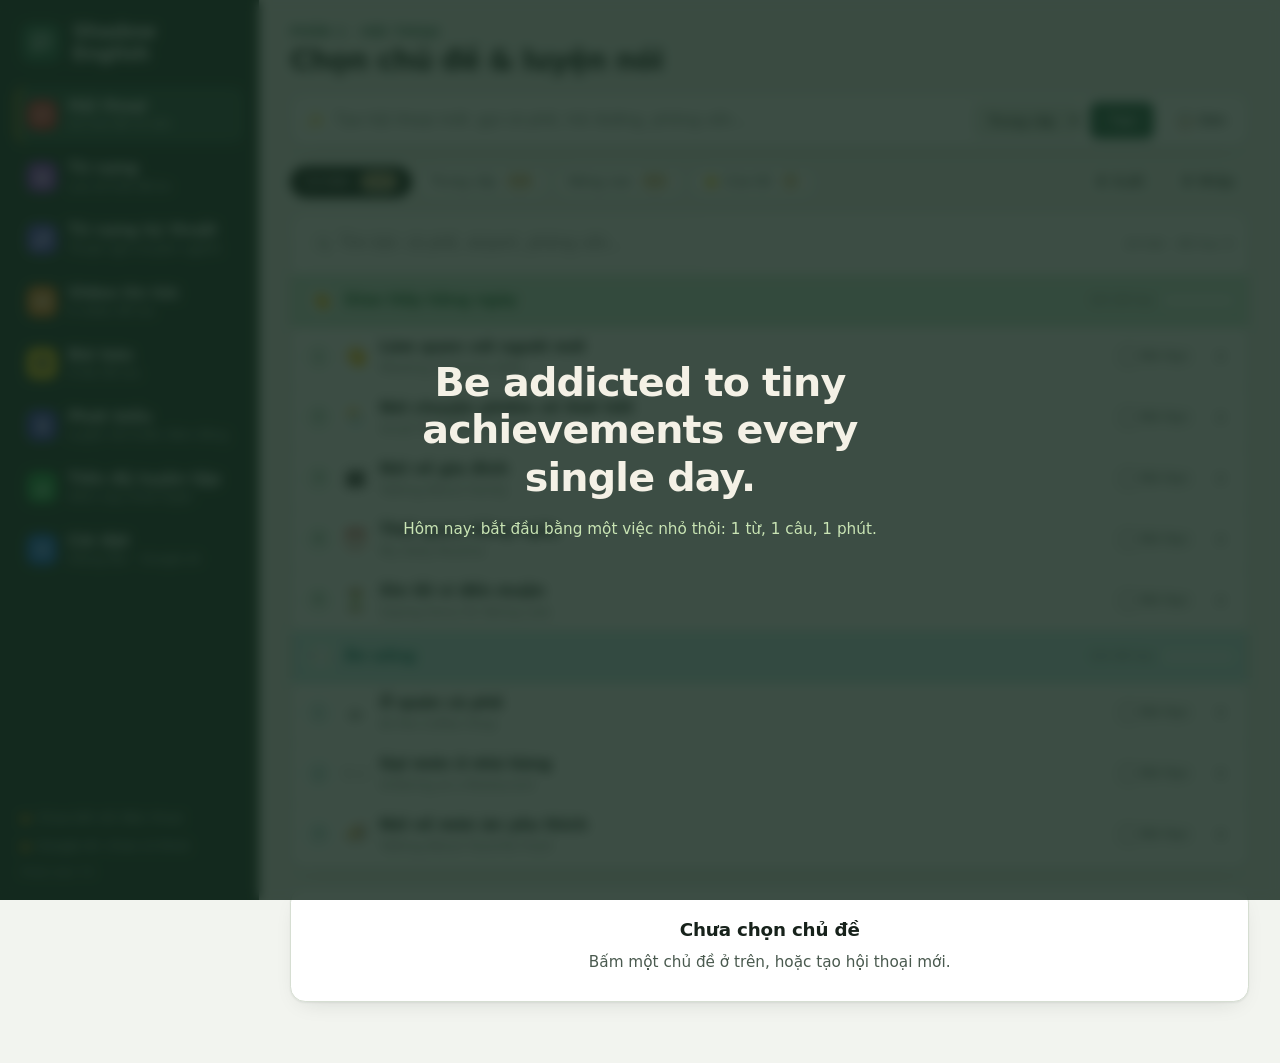
<file: index.html>
<!doctype html>
<html lang="vi">
<head>
  <meta charset="utf-8" />
  <meta name="viewport" content="width=device-width, initial-scale=1, viewport-fit=cover" />
  <meta name="theme-color" content="#1F3B2D" />
  <!-- Security: the app may only load code from, and send data to, the services it uses.
       Scripts: this site, the YouTube player API, the on-device AI (WebLLM). Data: GitHub (sync), Google AI,
       dictionaries, Tatoeba, YouTube titles, model downloads for the on-device AI. -->
  <meta http-equiv="Content-Security-Policy" content="default-src 'self';
    script-src 'self' blob: 'wasm-unsafe-eval' https://www.youtube.com https://s.ytimg.com https://esm.run https://cdn.jsdelivr.net;
    connect-src 'self' https://api.github.com https://generativelanguage.googleapis.com wss://generativelanguage.googleapis.com
      https://translate.googleapis.com https://api.tatoeba.org https://freedictionaryapi.com https://api.dictionaryapi.dev https://api.datamuse.com https://api.mymemory.translated.net
      https://www.youtube.com https://esm.run https://cdn.jsdelivr.net https://huggingface.co https://*.huggingface.co https://*.hf.co
      https://raw.githubusercontent.com https://fonts.googleapis.com https://fonts.gstatic.com;
    img-src 'self' data: blob: https:;
    style-src 'self' 'unsafe-inline' https://fonts.googleapis.com;
    font-src https://fonts.gstatic.com;
    frame-src https://www.youtube-nocookie.com https://www.youtube.com;
    media-src 'self' blob: data: https://www.oxfordlearnersdictionaries.com https://translate.googleapis.com;
    worker-src 'self' blob:;
    object-src 'none'; base-uri 'self'; form-action 'self'" />
  <title>Shadow English – Luyện nói tiếng Anh</title>
  <!-- Installable app (Add to Home Screen) -->
  <link rel="manifest" href="manifest.webmanifest" />
  <link rel="icon" type="image/png" href="icons/favicon-32.png" />
  <link rel="apple-touch-icon" href="icons/apple-touch-icon.png" />
  <meta name="apple-mobile-web-app-capable" content="yes" />
  <meta name="mobile-web-app-capable" content="yes" />
  <meta name="apple-mobile-web-app-title" content="Shadow English" />
  <meta name="apple-mobile-web-app-status-bar-style" content="black-translucent" />
  <link rel="preconnect" href="https://fonts.googleapis.com" />
  <link rel="preconnect" href="https://fonts.gstatic.com" crossorigin />
  <link rel="stylesheet" href="https://fonts.googleapis.com/css2?family=Be+Vietnam+Pro:wght@400;500;600;700;800&display=swap" />
  <link rel="stylesheet" href="styles.css?v=74" />
</head>
<body>
<div class="shell">
  <!-- Left rail -->
  <aside class="rail">
    <div class="brand">
      <span class="mark"><svg viewBox="0 0 24 24" fill="none" stroke="currentColor" stroke-width="1.8" stroke-linejoin="round"><path d="M4 5.5A2.5 2.5 0 0 1 6.5 3h11A2.5 2.5 0 0 1 20 5.5v8a2.5 2.5 0 0 1-2.5 2.5H10l-4.5 4v-4h0A1.5 1.5 0 0 1 4 14.5Z"/><path d="M8.5 8.5h7M8.5 11.5h4.5"/></svg></span>
      <div><h1>Shadow English</h1><span class="learner" id="learnerTag" hidden></span></div>
    </div>
    <nav class="nav" aria-label="Mục chính">
      <button data-view="talk" aria-current="page"><span class="n-ico" style="--ic:var(--r1)"><svg viewBox="0 0 16 16" fill="none" stroke="currentColor" stroke-width="1.6" stroke-linejoin="round"><path d="M2 3.5A1.5 1.5 0 0 1 3.5 2h9A1.5 1.5 0 0 1 14 3.5v6a1.5 1.5 0 0 1-1.5 1.5H7l-3 3v-3h-.5A1.5 1.5 0 0 1 2 9.5Z"/></svg></span><span class="n-t">Hội thoại</span><span class="n-s" id="navTalk">&nbsp;</span></button>
      <button data-view="words"><span class="n-ico" style="--ic:var(--r7)"><svg viewBox="0 0 16 16" fill="none" stroke="currentColor" stroke-width="1.6" stroke-linejoin="round"><path d="M3 2.5h7.5L13 5v8.5H3Z"/><path d="M5.5 7h5M5.5 9.5h5M5.5 12h3"/></svg></span><span class="n-t">Từ vựng</span><span class="n-s" id="navWords">&nbsp;</span></button>
      <button data-view="tech"><span class="n-ico" style="--ic:color-mix(in srgb, var(--r7) 55%, var(--r5))"><svg viewBox="0 0 16 16" fill="none" stroke="currentColor" stroke-width="1.6" stroke-linejoin="round"><path d="M10.8 2.2a3.2 3.2 0 0 0-3 4.3L2.3 12a1.2 1.2 0 0 0 1.7 1.7l5.5-5.5a3.2 3.2 0 0 0 4.3-3l-1.9 1.9-1.6-.5-.5-1.6Z"/></svg></span><span class="n-t">Từ vựng kỹ thuật</span><span class="n-s" id="navTech">&nbsp;</span></button>
      <button data-view="video"><span class="n-ico" style="--ic:var(--r2)"><svg viewBox="0 0 16 16" fill="none" stroke="currentColor" stroke-width="1.6" stroke-linejoin="round"><rect x="1.5" y="3" width="13" height="10" rx="2.2"/><path d="M6.5 5.8v4.4L10.2 8Z" fill="currentColor"/></svg></span><span class="n-t">Video tin tức</span><span class="n-s" id="navVideo">&nbsp;</span></button>
      <button data-view="article"><span class="n-ico" style="--ic:var(--r3);color:var(--r-on-yellow)"><svg viewBox="0 0 16 16" fill="none" stroke="currentColor" stroke-width="1.6" stroke-linecap="round"><rect x="2" y="2" width="12" height="12" rx="1.8"/><path d="M4.8 5.2h6.4M4.8 8h6.4M4.8 10.8h3.8"/></svg></span><span class="n-t">Bài báo</span><span class="n-s" id="navArticle">&nbsp;</span></button>
      <button data-view="speech"><span class="n-ico" style="--ic:var(--r6)"><svg viewBox="0 0 16 16" fill="none" stroke="currentColor" stroke-width="1.6" stroke-linecap="round" stroke-linejoin="round"><rect x="6" y="1.5" width="4" height="7.5" rx="2"/><path d="M3.5 7.5a4.5 4.5 0 0 0 9 0M8 12v2.5M5.5 14.5h5"/></svg></span><span class="n-t">Phát biểu</span><span class="n-s" id="navSpeech">&nbsp;</span></button>
      <button data-view="progress"><span class="n-ico" style="--ic:var(--r4)"><svg viewBox="0 0 16 16" fill="none" stroke="currentColor" stroke-width="1.6" stroke-linecap="round"><path d="M2 13.5h12M4 11V8M8 11V4M12 11V6.5"/></svg></span><span class="n-t">Tiến độ luyện tập</span><span class="n-s" id="navProgress">&nbsp;</span></button>
      <button data-view="settings"><span class="n-ico" style="--ic:var(--r5)"><svg viewBox="0 0 16 16" fill="none" stroke="currentColor" stroke-width="1.6"><circle cx="8" cy="8" r="2.2"/><path d="M8 1.5v2M8 12.5v2M1.5 8h2M12.5 8h2M3.4 3.4l1.4 1.4M11.2 11.2l1.4 1.4M3.4 12.6l1.4-1.4M11.2 4.8l1.4-1.4"/></svg></span><span class="n-t">Cài đặt</span><span class="n-s">Giọng đọc · Google AI</span></button>
    </nav>
    <div class="rail-foot">
      <span class="sync" id="syncState" data-mode="local"><i></i><span>Chưa kết nối điện thoại</span></span>
      <span class="sync" id="aiState" data-mode="local"><i></i><span>Google AI: chưa kết nối</span></span>
      <span class="app-version" id="appVersion"></span>
    </div>
  </aside>

  <main class="main">
    <!-- ===== Section 1: conversations ===== -->
    <section class="view" id="view-talk">
      <div class="vhead">
        <div>
          <p class="eyebrow">Phần 1 · Hội thoại</p>
          <h2>Chọn chủ đề &amp; luyện nói</h2>
        </div>
      </div>

      <!-- Create a dialog: one slim command bar -->
      <form id="topicForm" class="cmdbar">
        <span class="cmd-ic" aria-hidden="true">✨</span>
        <input id="topicInput" class="cmd-input" type="text" enterkeyhint="go" autocomplete="off" aria-label="Chủ đề hội thoại mới"
               placeholder="Tạo hội thoại mới: gọi cà phê, hỏi đường, phỏng vấn…" />
        <select id="level" class="select cmd-select" aria-label="Trình độ">
          <option value="Beginner">Cơ bản</option>
          <option value="Intermediate" selected>Trung cấp</option>
          <option value="Advanced">Nâng cao</option>
        </select>
        <button type="submit" class="btn primary">Tạo</button>
        <button id="pasteBtn" type="button" class="btn ghost" title="Dán hội thoại viết bằng Gemini, ChatGPT, Claude…">📋 Dán</button>
      </form>
      <p id="aiNote" hidden></p>
      <div id="aiStatus" class="status" hidden></div>

      <div class="topics">
        <div class="topics-head">
          <div class="seg" id="topicFilter" role="group" aria-label="Lọc chủ đề">
            <button data-f="Beginner" aria-pressed="false">Cơ bản <span class="cnt"></span></button>
            <button data-f="Intermediate" aria-pressed="false">Trung cấp <span class="cnt"></span></button>
            <button data-f="Advanced" aria-pressed="false">Nâng cao <span class="cnt"></span></button>
            <button data-f="saved" aria-pressed="false">⭐ Của tôi <span class="cnt" id="savedCount">0</span></button>
          </div>
          <div class="toolbar">
            <button id="exportBtn" class="btn ghost" title="Tải file sao lưu các bài của tôi">⬇ Xuất</button>
            <button id="importBtn" class="btn ghost" title="Mở file sao lưu">⬆ Nhập</button>
            <input id="importFile" type="file" accept=".json,application/json" hidden />
          </div>
        </div>
        <div class="panel dlg-panel">
          <div class="dlg-tools">
            <div class="search"><svg viewBox="0 0 16 16" fill="none" stroke="currentColor" stroke-width="1.6"><circle cx="7" cy="7" r="4.5"/><path d="M10.5 10.5 14 14"/></svg>
              <input class="input" type="search" id="dlgSearch" placeholder="Tìm bài: cà phê, airport, phỏng vấn…" autocomplete="off" /></div>
            <span class="muted small" id="dlgCount"></span>
          </div>
          <div class="dlg-scroll"><div class="course" id="dlgTable"></div></div>
        </div>
      </div>

      <div id="emptyDialog" class="panel empty">
        <b>Chưa chọn chủ đề</b>
        <span>Bấm một chủ đề ở trên, hoặc tạo hội thoại mới.</span>
      </div>

      <section id="dialogSection" class="panel dialog-panel" hidden>
        <div class="panel-head">
          <div class="dialog-head">
            <h3 id="dialogTitle"></h3>
            <div id="dialogTitleVi" class="title-vi"></div>
            <div id="dialogMeta" class="muted small"></div>
          </div>
          <div class="toolbar">
            <button id="liveBtn" class="btn live">🎙️ Luyện nói bằng giọng</button>
          </div>
        </div>
        <div class="panel-body">
          <div class="toolbar main-actions">
            <button id="playAllBtn" class="btn primary">▶ Nghe cả bài</button>
            <label class="repeat" title="Nghe lại cả bài nhiều lần, không cần bấm (khi lái xe)">🔁 Nghe
              <select id="repeatSel" class="select"><option value="1">1 lần</option><option value="3">3 lần</option><option value="5">5 lần</option><option value="10">10 lần</option><option value="0">Không ngừng</option></select></label>
            <button id="roleplayBtn" class="btn">🎭 Nhập vai</button>
            <button id="stopBtn" class="btn icon-btn" aria-label="Dừng">■</button>
            <span class="spacer"></span>
            <button id="saveBtn" class="btn save">☆ Lưu</button>
            <button id="doneBtn" class="btn save" type="button">☐ Đánh dấu đã học</button>
            <button id="regenBtn" class="btn ghost" title="Nhờ AI viết bài khác cùng chủ đề">🔄 Bài khác</button>
            <button id="editBtn" class="btn ghost" title="Sửa câu bằng tay">✏️ Sửa</button>
          </div>
          <div class="toolbar sub-actions">
            <label class="toggle" id="showViWrap"><input type="checkbox" id="showVi" /> 🇻🇳 Nghĩa</label>
            <a id="translateAll" class="btn ghost" target="_blank" rel="noopener" hidden>🌐 Dịch cả bài</a>
            <label class="toggle"><input type="checkbox" id="hideText" /> 🙈 Ẩn chữ</label>
            <label class="rate">Tốc độ <input id="rate" type="range" min="0.5" max="1.3" step="0.05" value="1" /> <span id="rateVal">1×</span></label>
          </div>
          <p class="hint small">Bấm 🔊 để nghe một câu. Bấm vào câu để luyện nhại (shadowing).</p>
          <ol id="dialog" class="dialog"></ol>
        </div>
      </section>
    </section>

    <!-- ===== Section 2: practice progress ===== -->
    <section class="view" id="view-progress" hidden>
      <div class="vhead">
        <div>
          <p class="eyebrow">Phần 6 · Tiến độ luyện tập</p>
          <h2>Tiến độ học tập</h2>
        </div>
        <div class="seg" id="rangeSeg" role="group" aria-label="Khoảng thời gian">
          <button data-r="7" aria-pressed="true">7 ngày</button>
          <button data-r="30" aria-pressed="false">30 ngày</button>
          <button data-r="0" aria-pressed="false">Tất cả</button>
        </div>
      </div>
      <div class="panel prog-today" id="progToday"></div>
      <div class="kpis" id="kpis"></div>
      <div class="panel">
        <div class="panel-head"><h3 id="dailyTitle">Thời gian mỗi ngày</h3><span class="muted small" id="dailySub"></span></div>
        <div class="panel-body"><div id="dailyChart" class="chart"></div></div>
      </div>
      <div class="stats-grid even">
        <div class="panel">
          <div class="panel-head"><h3>Từ vựng</h3><span class="muted small" id="vocabSub"></span></div>
          <div class="panel-body" id="vocabProg"></div>
        </div>
        <div class="panel">
          <div class="panel-head"><h3>Lộ trình hội thoại</h3><span class="muted small" id="pathSub"></span></div>
          <div class="panel-body" id="pathProg"></div>
        </div>
      </div>
      <div class="stats-grid even">
        <div class="panel">
          <div class="panel-head"><h3>Thời gian theo kỹ năng</h3><span class="muted small" id="skillSub"></span></div>
          <div class="panel-body" id="skillChart"></div>
        </div>
        <div class="panel">
          <div class="panel-head"><h3>Điểm phát âm</h3><span class="muted small">trung bình mỗi ngày</span></div>
          <div class="panel-body"><div id="scoreChart" class="chart"></div></div>
        </div>
      </div>
      <div class="panel">
        <div class="panel-head"><h3>Thành tích</h3><span class="muted small" id="badgeSub"></span></div>
        <div class="panel-body"><div id="badges" class="badges"></div></div>
      </div>
      <div class="stats-grid">
        <div class="panel">
          <div class="panel-head"><h3>Lịch luyện tập</h3><span class="muted small">12 tuần gần nhất</span></div>
          <div class="panel-body"><div id="heat" class="heat"></div></div>
        </div>
        <div class="panel">
          <div class="panel-head"><h3>Chủ đề luyện nhiều nhất</h3></div>
          <div class="panel-body"><div id="topTopics" class="legend"></div></div>
        </div>
      </div>
      <details class="panel log-details">
        <summary class="panel-head"><h3>Nhật ký luyện tập</h3><span class="muted small">bấm để xem</span></summary>
        <div class="panel-body table-scroll"><table class="lib" id="logTable"></table></div>
        <div class="panel-body"><button id="clearLog" class="btn ghost danger">Xóa nhật ký</button></div>
      </details>
    </section>
    <!-- ===== Sections 3-5: rendered by library.js ===== -->
    <section class="view" id="view-video" hidden></section>
    <section class="view" id="view-article" hidden></section>
    <section class="view" id="view-speech" hidden></section>
    <section class="view" id="view-words" hidden></section>
    <section class="view" id="view-tech" hidden></section>
  </main>
</div>

<!-- Teleprompter for speeches -->
<section id="prompter" class="rp prompter" hidden>
  <header class="rp-head">
    <div><strong>📜 Đọc chạy chữ</strong> <span id="prompterTitle" class="muted small"></span></div>
    <button id="prompterClose" class="btn ghost icon-btn" aria-label="Đóng">✕</button>
  </header>
  <div class="prompter-body" id="prompterBody"><div class="prompter-text" id="prompterText"></div></div>
  <footer class="rp-bar">
    <div class="prompter-controls">
      <button id="prompterPlay" class="btn primary">▶ Bắt đầu</button>
      <button id="prompterRestart" class="btn">⏮ Từ đầu</button>
      <label class="rate">Tốc độ <input id="prompterWpm" type="range" min="80" max="180" step="5" value="120" /> <span id="prompterWpmVal">120 từ/phút</span></label>
      <label class="rate">Cỡ chữ <input id="prompterSize" type="range" min="1.4" max="3.4" step="0.1" value="2.2" /></label>
      <span id="prompterTime" class="muted small"></span>
    </div>
  </footer>
</section>

<div id="toast" class="toast" role="status" hidden></div>

<!-- Shadowing panel -->
<aside id="shadow" class="shadow" hidden>
  <div class="shadow-inner">
    <div class="shadow-head">
      <span id="shadowWho" class="who"></span>
      <span id="shadowPos" class="muted small"></span>
      <span class="spacer"></span>
      <button id="prevLine" class="btn ghost icon-btn" aria-label="Câu trước">◀</button>
      <button id="nextLine" class="btn ghost icon-btn" aria-label="Câu sau">▶</button>
      <button id="closeShadow" class="btn ghost icon-btn" aria-label="Đóng">✕</button>
    </div>
    <p id="shadowText" class="shadow-text"></p>
    <p id="shadowVi" class="shadow-vi"></p>
    <div class="shadow-actions">
      <button id="listenBtn" class="btn primary">🔊 Nghe</button>
      <button id="slowBtn" class="btn">🐢 Chậm</button>
      <button id="chunkBtn" class="btn" title="Luyện từng cụm từ, ghép dần thành cả câu">🧩 Từng cụm</button>
      <button id="loopBtn" class="btn" title="Nghe rồi nói theo, 3 lần">🔁 Nhại ×3</button>
    </div>
    <button id="recordBtn" class="btn record wide">🎙️ Ghi âm &amp; chấm điểm</button>
    <ol id="chunks" class="chunks" hidden></ol>
    <div id="result" class="result" hidden>
      <div class="score"><span id="scoreNum">0</span><small>%</small></div>
      <div class="result-body">
        <div class="label">So khớp từng từ:</div>
        <p id="diff" class="diff"></p>
        <div class="label">Máy nghe được: <em id="heard"></em></div>
        <ul id="tips" class="tips"></ul>
        <div class="compare">
          <button id="playMine" class="btn">▶ Giọng của tôi</button>
          <button id="playOrig" class="btn">▶ Giọng mẫu</button>
        </div>
      </div>
    </div>
    <p id="shadowNote" class="note"></p>
  </div>
</aside>

<!-- Role-play -->
<section id="rp" class="rp" hidden>
  <header class="rp-head">
    <div><strong>🎭 Nhập vai</strong> <span id="rpRound" class="muted small"></span></div>
    <button id="rpClose" class="btn ghost icon-btn" aria-label="Đóng">✕</button>
  </header>
  <div class="rp-body">
    <div id="rpSetup" class="rp-setup">
      <h3>Bạn muốn đóng vai ai?</h3>
      <div id="rpRoles" class="rp-roles"></div>
      <h3>Mức gợi ý</h3>
      <div class="rp-hints">
        <label><input type="radio" name="rpHint" value="0" checked /> <span><b>Cả câu</b><small>Nhìn câu tiếng Anh và nói</small></span></label>
        <label><input type="radio" name="rpHint" value="1" /> <span><b>Chữ cái đầu</b><small>D_ y__ h___ a t____ f__ t__?</small></span></label>
        <label><input type="radio" name="rpHint" value="2" /> <span><b>Chỉ nghĩa tiếng Việt</b><small>Tự nói lại bằng tiếng Anh</small></span></label>
      </div>
      <p class="hint small">💡 Chơi 3 vòng, mỗi vòng ít gợi ý hơn. Đến vòng 3 bạn sẽ tự nói được mà không cần nhìn chữ!</p>
      <button id="rpStart" class="btn primary wide">Bắt đầu</button>
    </div>
    <ol id="rpChat" class="dialog rp-chat" hidden></ol>
    <div id="rpEnd" class="rp-end" hidden>
      <div class="score"><span id="rpScore">0</span><small>%</small></div>
      <p id="rpEndMsg"></p>
      <div class="rp-end-actions">
        <button id="rpNext" class="btn primary wide">➡ Vòng tiếp (ít gợi ý hơn)</button>
        <button id="rpAgain" class="btn wide">🔁 Chơi lại vòng này</button>
        <button id="rpSwap" class="btn wide">🔄 Đổi vai</button>
      </div>
    </div>
  </div>
  <footer id="rpBar" class="rp-bar" hidden>
    <p id="rpStatus" class="rp-status"></p>
    <div class="rp-actions">
      <button id="rpModel" class="btn">🔊 Nghe mẫu</button>
      <button id="rpMic" class="mic" aria-label="Nói">🎙️</button>
      <button id="rpSkip" class="btn">⏭ Tiếp</button>
    </div>
  </footer>
</section>

<!-- Live practice with Google AI -->
<section id="live" class="rp" hidden>
  <header class="rp-head">
    <div><strong>🎙️ Luyện nói bằng giọng</strong> <span id="liveTopic" class="muted small"></span></div>
    <button id="liveClose" class="btn ghost icon-btn" aria-label="Đóng">✕</button>
  </header>
  <div class="rp-body" id="liveBody">
    <div id="liveSetup" class="rp-setup">
      <h3>Bạn muốn đóng vai ai?</h3>
      <div id="liveRoles" class="rp-roles"></div>
      <h3>Cách luyện</h3>
      <div class="rp-hints">
        <label><input type="radio" name="liveMode" value="script" checked /> <span><b>Theo bài hội thoại</b><small>AI đóng vai còn lại, đi theo bài, sửa lỗi cho bạn sau mỗi câu</small></span></label>
        <label><input type="radio" name="liveMode" value="free" /> <span><b>Nói chuyện tự do</b><small>Trò chuyện tự nhiên về chủ đề này, dùng từ vựng trong bài</small></span></label>
      </div>
      <p class="hint small">🎧 Nên đeo tai nghe để AI không nghe nhầm tiếng của chính nó. Bạn có thể nói chen ngang bất cứ lúc nào.</p>
      <p id="liveKeyMissing" class="status warn" hidden>Chưa có khoá: nút dưới sẽ mở <b>Google AI Mode</b> (miễn phí) trong tab mới với bài đã điền sẵn. Trên điện thoại, bấm nút micro trong ứng dụng Google để nói chuyện bằng giọng.
        Muốn nói chuyện bằng giọng ngay trong app? <button type="button" class="linkish" id="liveOpenSettings">Dán khoá trong Cài đặt</button>.</p>
      <button id="liveStart" class="btn primary wide">Bắt đầu nói chuyện</button>
    </div>
    <ol id="liveChat" class="dialog rp-chat live-chat" hidden></ol>
  </div>
  <footer id="liveBar" class="rp-bar" hidden>
    <p id="liveStatus" class="rp-status"></p>
    <div class="rp-actions">
      <button id="liveMute" class="btn">🔇 Tắt micro</button>
      <span id="liveOrb" class="orb" aria-hidden="true"></span>
      <button id="liveStop" class="btn danger">⏹ Kết thúc</button>
    </div>
  </footer>
</section>

<!-- Paste a dialog written by Claude / ChatGPT / Gemini -->
<dialog id="pasteDlg" class="sheet">
  <form method="dialog">
    <h3>📋 Dán hội thoại</h3>
    <p class="hint small"><b>1.</b> Nhập chủ đề và chọn trình độ ở ô “Tạo hội thoại mới”.<br />
      <b>2.</b> Bấm <b>Hỏi Google AI Mode</b>: Google mở tab mới với câu hỏi đã điền sẵn, miễn phí, không cần đăng ký.
      (Hoặc chép lời nhắn và dán vào <a href="https://gemini.google.com/" target="_blank" rel="noopener">Gemini</a>,
      <a href="https://claude.ai/new" target="_blank" rel="noopener">Claude</a>,
      <a href="https://chatgpt.com/" target="_blank" rel="noopener">ChatGPT</a>.)<br />
      <b>3.</b> Chép câu trả lời, dán vào ô bên dưới, bấm <b>Mở bài</b>. Bài sẽ tự lưu vào “⭐ Của tôi”.</p>
    <div class="sheet-actions" style="justify-content:flex-start;margin-top:.4rem">
      <button id="aiModePaste" type="button" class="btn primary">🔎 Hỏi Google AI Mode ↗</button>
      <button id="copyPrompt" type="button" class="btn">📄 Chép lời nhắn</button>
    </div>
    <textarea id="pasteText" class="input" rows="9" placeholder="# Ordering Pizza | Gọi pizza&#10;Anna: Hi, I'd like to order a pizza. | Chào, tôi muốn gọi một cái pizza.&#10;Staff: Sure! What size would you like? | Vâng! Bạn muốn cỡ nào?"></textarea>
    <p id="pasteErr" class="hint small"></p>
    <div class="sheet-actions">
      <button value="cancel" class="btn" formnovalidate>Hủy</button>
      <button id="pasteOpen" type="button" class="btn primary">Mở bài</button>
    </div>
  </form>
</dialog>

<!-- Words from a sentence (paste / Share menu) -->
<dialog id="pickDlg" class="sheet">
  <form method="dialog">
    <h3>⭐ Chọn từ để lưu</h3>
    <p class="hint small">Bấm vào từ muốn lưu, chọn được nhiều từ. Bấm các từ liền nhau để lưu cả cụm (ví dụ <i>take off</i>). Câu này được giữ làm câu ví dụ.</p>
    <div id="pickWords" class="pick-words"></div>
    <div class="sheet-actions"><button value="cancel" class="btn" formnovalidate>Hủy</button><button id="pickSave" type="button" class="btn primary" disabled>Chọn từ để lưu</button></div>
  </form>
</dialog>

<!-- How to save words on the phone -->
<dialog id="phoneDlg" class="sheet">
  <form method="dialog">
    <h3>📱 Lưu từ trên điện thoại</h3>
    <h4>Cách 1 · Chép rồi dán (không cần cài gì)</h4>
    <ol class="steps">
      <li>Ở app bất kỳ (Safari, YouTube, Kindle, Mail…), giữ ngón tay lên từ → <b>Chép</b>. Chép cả câu cũng được.</li>
      <li>Mở app S → <b>Từ vựng</b> → bấm <b>📋 Dán</b>. iPhone hỏi thì bấm <b>Dán</b>.</li>
      <li>Nếu đã chép cả câu: bấm vào từ muốn lưu. Câu đó thành câu ví dụ.</li>
    </ol>
    <h4>Cách 2 · Nút “Lưu vào Từ vựng” trong menu Chia sẻ (iPhone, làm 1 lần, khoảng 2 phút)</h4>
    <ol class="steps">
      <li>Mở app <b>Phím tắt</b> (Shortcuts) → bấm <b>＋</b>.</li>
      <li>Bấm tên ở trên cùng, đặt tên <b>Lưu vào Từ vựng</b>. Bấm <b>ⓘ</b> → bật <b>Hiển thị trong Bảng chia sẻ</b> (Show in Share Sheet).</li>
      <li>Thêm tác vụ <b>Mã hóa URL</b> (URL Encode), đầu vào là <b>Đầu vào phím tắt</b> (Shortcut Input).</li>
      <li>Thêm tác vụ <b>Mở URL</b> (Open URLs). Dán địa chỉ dưới đây vào ô URL, rồi chèn biến <b>Văn bản được mã hóa URL</b> (URL Encoded Text) ngay sau dấu <code>=</code>.
        <div class="copy-row"><code id="shareUrl"></code><button type="button" class="btn small" id="copyShareUrl">Chép</button></div></li>
      <li>Bấm <b>Xong</b>. Từ giờ: chọn một từ hoặc câu ở Safari → <b>Chia sẻ</b> → <b>Lưu vào Từ vựng</b>. Chia sẻ một video YouTube hay bài báo cũng được.</li>
    </ol>
    <p class="hint small">⚠ Phím tắt mở trang bằng <b>Safari</b>, không phải app S, mà Safari giữ dữ liệu riêng. Để từ tự sang app S: mở trang này trong Safari một lần → <b>Cài đặt</b> → dán <b>cùng mã đồng bộ</b> như trong app S.
      <br /><span id="phoneSyncState"></span></p>
    <h4>Điện thoại Android</h4>
    <p class="hint small">Cài app (menu Chrome → <b>Thêm vào màn hình chính</b>). Sau đó chọn từ hoặc video → <b>Chia sẻ</b> → <b>Shadow English</b>.</p>
    <div class="sheet-actions"><button class="btn primary">Xong</button></div>
  </form>
</dialog>

<!-- Settings -->
<dialog id="settings" class="sheet">
  <form method="dialog">
    <h3>Google AI (miễn phí)</h3>
    <p class="hint small"><b>Không có khoá vẫn dùng được:</b> các nút AI sẽ mở <b>Google AI Mode</b> trong tab mới, câu hỏi đã điền sẵn.</p>
    <p class="hint small"><b>Có khoá</b> thì AI trả lời ngay trong app, lưu lại câu trả lời, có thẻ cụm từ để nói thử và chấm điểm, nghe bản ghi âm bài phát biểu, và nói chuyện bằng giọng ngay trong app.
      Lấy khoá miễn phí (không cần thẻ ngân hàng) tại <a href="https://aistudio.google.com/apikey" target="_blank" rel="noopener">aistudio.google.com/apikey</a>
      → đăng nhập Google → “Create API key” → dán vào đây.</p>
    <label>Khoá Google AI (API key)
      <input id="geminiKey" class="input" type="password" autocomplete="off" spellcheck="false" placeholder="AIza…" />
    </label>
    <label>Giọng của Google AI
      <select id="geminiVoice" class="select">
        <option value="Kore">Kore (nữ, rõ ràng)</option>
        <option value="Aoede">Aoede (nữ, nhẹ nhàng)</option>
        <option value="Zephyr">Zephyr (nữ, tươi sáng)</option>
        <option value="Puck">Puck (nam, vui vẻ)</option>
        <option value="Charon">Charon (nam, trầm)</option>
        <option value="Fenrir">Fenrir (nam, sôi nổi)</option>
      </select>
    </label>
    <p class="hint small">🔒 Khoá chỉ lưu trong trình duyệt này, không gửi đi đâu ngoài Google. Gói miễn phí: Google có thể dùng nội dung trò chuyện để cải thiện sản phẩm, nên đừng nói thông tin riêng tư.</p>

    <h3>Giọng đọc bài</h3>
    <div id="aiVoiceBox"></div>
    <label>Giọng của máy – người nói A <select id="voiceA" class="select"></select></label>
    <label>Giọng của máy – người nói B <select id="voiceB" class="select"></select></label>
    <p class="hint small">Giọng của máy dùng khi tắt giọng AI, hoặc trong lúc giọng AI đang tải. Microsoft Edge có giọng “Natural” khá tự nhiên.</p>
    <details class="ext-help" id="soundTest"><summary>🔇 Không nghe thấy tiếng? Kiểm tra âm thanh</summary>
      <p class="hint small">Bấm lần lượt từng nút (mỗi nút một lần), nghe xem có tiếng không, rồi chụp màn hình phần này gửi cho người hỗ trợ.</p>
      <div class="toolbar"><button type="button" class="btn small" data-t="oxford">1 · Oxford</button>
        <button type="button" class="btn small" data-t="google">2 · Google</button>
        <button type="button" class="btn small" data-t="device">3 · Giọng của máy</button>
        <button type="button" class="btn small" data-t="app">4 · Như trong app</button></div>
      <pre id="soundLog" class="sound-log"></pre>
    </details>

    <h3>AI viết hội thoại khi chưa có khoá Google</h3>
    <label>Mô hình chạy trên máy
      <select id="aiModel" class="select">
        <option value="fast">Nhanh: Llama 3.2 1B (tải ~900 MB)</option>
        <option value="better">Chất lượng cao: Llama 3.2 3B (tải ~2.3 GB)</option>
      </select>
    </label>
    <label class="toggle"><input type="checkbox" id="aiMode" /> Luôn để AI viết bài mới (kể cả chủ đề có sẵn)</label>

    <h3>🔄 Kết nối máy tính ↔ điện thoại</h3>
    <p class="hint small">Dán cùng một <b>mã đồng bộ GitHub</b> trên máy tính và điện thoại: bài đã lưu, video, bài báo, bài phát biểu và nhật ký luyện tập sẽ tự đồng bộ giữa hai máy.
      Dữ liệu nằm trong kho <b>riêng tư</b> <code>shadow-english-sync</code> trên GitHub của bạn, chỉ bạn xem được.</p>
    <details class="ext-help"><summary>Cách lấy mã đồng bộ (làm 1 lần, khoảng 1 phút)</summary>
      <ol>
        <li>Mở <a href="https://github.com/settings/personal-access-tokens/new" target="_blank" rel="noopener">github.com/settings/personal-access-tokens/new</a> (đã đăng nhập GitHub).</li>
        <li><b>Token name:</b> Shadow English sync · <b>Expiration:</b> chọn 1 năm (366 days).</li>
        <li><b>Repository access:</b> chọn <b>Only select repositories</b> → chọn <b>shadow-english-sync</b>.</li>
        <li><b>Permissions</b> → <b>Repositories</b> → bấm <b>Add permissions</b> → chọn <b>Contents</b> → đổi thành <b>Read and write</b>.</li>
        <li>Bấm <b>Generate token</b>, chép mã (bắt đầu bằng <code>github_pat_</code>), dán vào ô dưới, bấm <b>Đồng bộ ngay</b>. Làm giống vậy trên điện thoại (dán cùng mã).</li>
      </ol>
    </details>
    <label>Mã đồng bộ GitHub
      <input id="syncToken" class="input" type="password" autocomplete="off" spellcheck="false" placeholder="github_pat_…" />
    </label>
    <div class="toolbar"><button id="syncNowBtn" type="button" class="btn">🔄 Đồng bộ ngay</button><span id="syncStatus" class="hint small"></span></div>
    <p class="hint small" id="syncInfo"></p>
    <label>Tên hiện trên app (dưới chữ Shadow English)
      <input id="learnerName" class="input" maxlength="20" autocomplete="off" placeholder="Ví dụ: Hoan" />
    </label>
    <p class="hint small" id="storageInfo"></p>
    <p class="hint small">🔒 Mã chỉ lưu trong trình duyệt của từng máy. Khoá Google AI cũng được đồng bộ (trong kho riêng tư), nên chỉ cần dán một lần.</p>

    <h3>Sao lưu ra file</h3>
    <p class="hint small">Một file chứa tất cả: bài của tôi, video, bài báo, bài phát biểu, nhật ký luyện tập. Xuất ở máy này, rồi nhập ở điện thoại (hoặc ngược lại).</p>
    <div class="toolbar">
      <button id="exportBtn2" type="button" class="btn">⬇ Xuất tất cả</button>
      <button id="importBtn2" type="button" class="btn">⬆ Nhập file sao lưu</button>
    </div>
    <div class="sheet-actions"><button class="btn primary">Xong</button></div>
  </form>
</dialog>

<script src="dialogs.js?v=74"></script>
<script src="app.js?v=74"></script>
<script src="live.js?v=74"></script>
<script src="library.js?v=74"></script>
<script src="words.js?v=74"></script>
<script src="handoff.js?v=74"></script>
<script src="voice.js?v=74"></script>
<script src="sync.js?v=74"></script>
<script src="cloudvoice.js?v=74"></script>
</body>
</html>
</file>
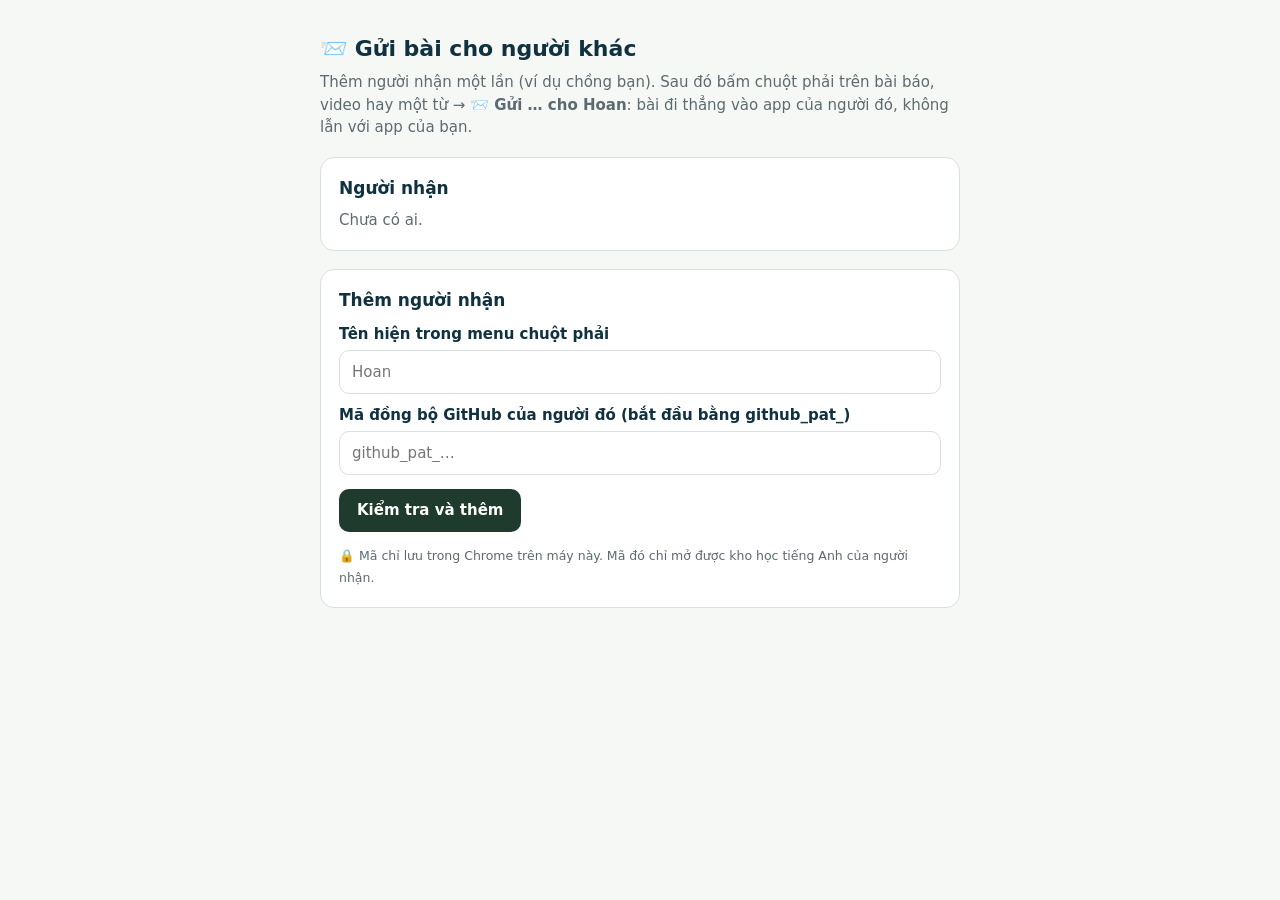
<file: extension/options.html>
<!doctype html>
<html lang="vi">
<head>
  <meta charset="utf-8" />
  <meta name="viewport" content="width=device-width, initial-scale=1" />
  <title>Gửi bài cho người khác · LearningEnglish</title>
  <style>
    :root { color-scheme: light dark; --ink: #10313f; --muted: #5b6b70; --line: #d9e1dc; --bg: #f6f8f5; --card: #fff; --accent: #1f3b2d; --ok: #2d6a4d; --bad: #b23a28; }
    @media (prefers-color-scheme: dark) { :root { --ink: #e8efe9; --muted: #a7b5ad; --line: #2f3b35; --bg: #141a17; --card: #1c2420; --accent: #8fd1a9; --ok: #8fd1a9; --bad: #ff9b88; } }
    body { margin: 0; background: var(--bg); color: var(--ink); font: 15px/1.5 "Segoe UI", system-ui, sans-serif; }
    main { max-width: 640px; margin: 0 auto; padding: 32px 16px; }
    h1 { font-size: 22px; margin: 0 0 6px; }
    p { margin: 0 0 14px; color: var(--muted); }
    .card { background: var(--card); border: 1px solid var(--line); border-radius: 14px; padding: 18px; margin-top: 18px; }
    label { display: block; font-weight: 600; margin: 10px 0 4px; }
    input { width: 100%; box-sizing: border-box; padding: 10px 12px; border: 1px solid var(--line); border-radius: 10px; font: inherit; background: transparent; color: inherit; }
    button { margin-top: 14px; padding: 10px 18px; border-radius: 10px; border: 0; background: var(--accent); color: var(--card); font: inherit; font-weight: 700; cursor: pointer; }
    button.ghost { background: transparent; color: var(--bad); border: 1px solid var(--line); margin: 0; padding: 6px 12px; font-weight: 600; }
    .msg { margin-top: 10px; font-weight: 600; }
    .msg.ok { color: var(--ok); } .msg.bad { color: var(--bad); }
    ul { list-style: none; padding: 0; margin: 0; }
    li { display: flex; align-items: center; justify-content: space-between; gap: 12px; padding: 10px 0; border-bottom: 1px solid var(--line); }
    li:last-child { border-bottom: 0; }
    small { color: var(--muted); }
  </style>
</head>
<body>
<main>
  <h1>📨 Gửi bài cho người khác</h1>
  <p>Thêm người nhận một lần (ví dụ chồng bạn). Sau đó bấm chuột phải trên bài báo, video hay một từ → <b>📨 Gửi … cho Hoan</b>: bài đi thẳng vào app của người đó, không lẫn với app của bạn.</p>

  <div class="card">
    <h2 style="margin:0;font-size:17px">Người nhận</h2>
    <ul id="list"></ul>
    <p id="none" style="margin:8px 0 0">Chưa có ai.</p>
  </div>

  <form class="card" id="add" autocomplete="off">
    <h2 style="margin:0;font-size:17px">Thêm người nhận</h2>
    <label for="name">Tên hiện trong menu chuột phải</label>
    <input id="name" placeholder="Hoan" required maxlength="20" />
    <label for="token">Mã đồng bộ GitHub của người đó (bắt đầu bằng github_pat_)</label>
    <input id="token" type="password" placeholder="github_pat_…" required />
    <button>Kiểm tra và thêm</button>
    <div class="msg" id="msg" role="status"></div>
    <p style="margin:12px 0 0"><small>🔒 Mã chỉ lưu trong Chrome trên máy này. Mã đó chỉ mở được kho học tiếng Anh của người nhận.</small></p>
  </form>
</main>
<script src="options.js"></script>
</body>
</html>
</file>
<file: styles.css>
/* Design system borrowed from WeeklyFood: deep-green rail, sage background, Fraunces + Be Vietnam Pro. */
:root {
  --bg:#F2F4EF; --surface:#FFFFFF; --surface-2:#E9EEE6; --line:#D6DED2; --line-2:#E6EBE3;
  --ink:#17221B; --ink-2:#4A5A4F; --ink-3:#77857B;
  --leaf:#2D6A4D; --leaf-ink:#FFFFFF; --leaf-soft:#DBEADF; --leaf-tint:#F1F7F2;
  --rail:#1F3B2D; --rail-ink:#E8F1EB; --rail-2:#A9C4B3; --rail-hi:#2E5642;
  --turmeric:#C98A12; --turmeric-soft:#F7E8C6;
  --good:#2E7A4D; --good-soft:#DDEFE3; --warn:#A86A10; --warn-soft:#F7EACD; --bad:#B23A28; --bad-soft:#F6DDD8;
  --r1:#E8262B; --r2:#F7801A; --r3:#FFD60A; --r4:#22A846; --r5:#1E6FE8; --r6:#4B3FD1; --r7:#9B30D9; --r-on-yellow:#14286B;
  --shadow:0 1px 2px rgba(23,34,27,.06),0 8px 24px -12px rgba(23,34,27,.18);
  --sheet-shadow:0 -10px 40px -10px rgba(23,34,27,.35);
  --bubble-a:#F1F7F2; --bubble-b:#FFF8E6; --hl:#FFE36B; --rec:#C8372D;
  --f-display:"Be Vietnam Pro","Segoe UI",system-ui,-apple-system,sans-serif; /* headlines use the same font as the body */
  --f-body:"Be Vietnam Pro","Segoe UI",system-ui,-apple-system,sans-serif;
}
@media (prefers-color-scheme: dark) {
  :root {
    --bg:#0E1411; --surface:#161F1A; --surface-2:#1D2822; --line:#2B3931; --line-2:#222E27;
    --ink:#E5ECE7; --ink-2:#A8B6AD; --ink-3:#738279;
    --leaf:#62B68B; --leaf-ink:#0A1510; --leaf-soft:#1E3628; --leaf-tint:#18241D;
    --rail:#0A100D; --rail-ink:#E5ECE7; --rail-2:#8FA597; --rail-hi:#1E3628;
    --turmeric:#E8B34A; --turmeric-soft:#3A2E15;
    --good:#6CC793; --good-soft:#1B3325; --warn:#E5B04F; --warn-soft:#3A2E16; --bad:#F08473; --bad-soft:#3D211C;
    --shadow:0 1px 2px rgba(0,0,0,.3),0 10px 30px -14px rgba(0,0,0,.6);
    --sheet-shadow:0 -10px 40px -10px rgba(0,0,0,.7);
    --bubble-a:#18241D; --bubble-b:#2A2615; --hl:#8A6D10; --rec:#F08473;
  }
}

html { font-size: clamp(15px, 0.45vw + 9.5px, 18px); -webkit-text-size-adjust: 100%; }
* { box-sizing: border-box; -webkit-tap-highlight-color: transparent; }
[hidden] { display: none !important; }
body { margin: 0; background: var(--bg); color: var(--ink); font-family: var(--f-body); font-size: 1rem; line-height: 1.5; -webkit-font-smoothing: antialiased; }
body.rp-open { overflow: hidden; }
button, input, select, textarea { font: inherit; color: inherit; }
button { cursor: pointer; }
a { color: var(--leaf); }
:focus-visible { outline: 2px solid var(--leaf); outline-offset: 2px; }
.muted { color: var(--ink-3); }
.small { font-size: .85rem; }
.spacer { flex: 1; }

/* Shell */
.shell { display: grid; grid-template-columns: 17rem minmax(0, 1fr); min-height: 100vh; }
.rail { position: sticky; top: 0; height: 100vh; background: var(--rail); color: var(--rail-ink); display: flex; flex-direction: column; gap: 1.4rem; padding: 1.4rem 1rem 1.2rem; z-index: 30; }
.brand { display: flex; gap: .75rem; align-items: center; padding: 0 .4rem; }
.mark { width: 2.6rem; height: 2.6rem; flex: none; border-radius: .7rem; background: var(--leaf); color: #fff; display: grid; place-items: center; }
.mark svg { width: 1.6rem; height: 1.6rem; }
.brand h1 { font-family: var(--f-display); font-weight: 700; font-size: 1.25rem; line-height: 1.15; margin: 0; }
.nav { display: flex; flex-direction: column; gap: .35rem; }
.nav button { display: grid; grid-template-columns: 2rem minmax(0, 1fr); gap: .1rem .7rem; align-items: center; text-align: left; padding: .7rem .75rem; border: 0; border-radius: .7rem; background: transparent; color: var(--rail-ink); }
.nav button:hover { background: color-mix(in srgb, var(--rail-hi) 60%, transparent); }
.nav button[aria-current="page"] { background: var(--rail-hi); box-shadow: inset 3px 0 0 var(--turmeric); }
.nav .n-ico { grid-row: 1 / 3; width: 2rem; height: 2rem; border-radius: .55rem; display: grid; place-items: center; background: var(--ic, rgba(255,255,255,.08)); color: #fff; }
.nav .n-ico svg { width: 1.1rem; height: 1.1rem; }
.nav .n-t { font-weight: 600; font-size: 1.02rem; line-height: 1.2; }
.nav .n-s { font-size: .8rem; color: var(--rail-2); line-height: 1.25; font-variant-numeric: tabular-nums; }
.rail-foot { margin-top: auto; display: flex; flex-direction: column; gap: .6rem; padding: 0 .4rem; font-size: .82rem; color: var(--rail-2); }
.sync { display: inline-flex; align-items: center; gap: .5rem; }
.sync i { width: .55rem; height: .55rem; border-radius: 50%; background: var(--rail-2); flex: none; }
.sync[data-mode="cloud"] i { background: #5CC98A; }
.sync[data-mode="local"] i { background: var(--turmeric); }
.sync[data-mode="loading"] i { animation: blink 1.2s infinite; }
@keyframes blink { 50% { opacity: .3; } }
.main { min-width: 0; padding-inline: clamp(16px, 2.4vw, 40px); padding-block: 1.6rem 4rem; }
body.shadow-open .main { padding-bottom: 60vh; }
.view { display: flex; flex-direction: column; gap: 1.4rem; max-width: 1200px; margin: 0 auto; }

@media (max-width: 900px) {
  .shell { grid-template-columns: minmax(0, 1fr); }
  .rail { position: sticky; top: 0; height: auto; gap: .6rem; padding: .7rem 16px; padding-top: max(.7rem, env(safe-area-inset-top)); }
  .brand h1 { font-size: 1.1rem; }
  .mark { width: 2.1rem; height: 2.1rem; }
  .nav { flex-direction: row; overflow-x: auto; gap: .3rem; }
  .nav button { grid-template-columns: auto; padding: .5rem .8rem; white-space: nowrap; }
  .nav .n-ico, .nav .n-s { display: none; }
  .nav button[aria-current="page"] { box-shadow: inset 0 -3px 0 var(--turmeric); }
  .rail-foot { display: none; }
}

/* Section heads & panels */
.vhead { display: flex; flex-wrap: wrap; align-items: flex-end; justify-content: space-between; gap: 1rem; }
.eyebrow { font-size: .78rem; font-weight: 600; letter-spacing: .08em; text-transform: uppercase; color: var(--leaf); margin: 0 0 .2rem; }
h2 { font-family: var(--f-display); font-weight: 700; font-size: clamp(1.6rem, 2.2vw, 2.2rem); line-height: 1.15; margin: 0; }
.hint { color: var(--ink-2); margin: .3rem 0 0; font-size: .95rem; }
.hint.small { font-size: .85rem; }
.panel { background: var(--surface); border: 1px solid var(--line); border-radius: 1rem; box-shadow: var(--shadow); min-width: 0; }
.panel-head { display: flex; flex-wrap: wrap; align-items: center; justify-content: space-between; gap: .8rem 1rem; padding: 1.1rem 1.25rem .9rem; border-bottom: 1px solid var(--line-2); }
.panel-head h3 { font-family: var(--f-display); font-weight: 600; font-size: 1.4rem; margin: 0; line-height: 1.2; }
.panel-body { padding: 1rem 1.25rem 1.25rem; }
.empty { padding: 1.8rem 1rem; text-align: center; color: var(--ink-2); display: flex; flex-direction: column; align-items: center; gap: .5rem; }
.empty b { font-family: var(--f-display); font-size: 1.2rem; color: var(--ink); }
.status { margin-top: .7rem; padding: .6rem .85rem; border-radius: .7rem; background: var(--leaf-soft); font-size: .92rem; color: var(--ink); }
.status.warn { background: var(--warn-soft); color: var(--warn); }

/* Buttons & inputs */
.btn { display: inline-flex; align-items: center; justify-content: center; gap: .45rem; min-height: 2.4rem; padding: 0 .9rem; border-radius: .5rem; border: 1px solid var(--line); background: var(--surface); font-weight: 500; font-size: .92rem; white-space: nowrap; text-decoration: none; color: var(--ink); transition: background .15s, border-color .15s, transform .05s; }
.btn:hover { background: var(--surface-2); }
.btn:active { transform: scale(.98); }
.btn.primary { background: var(--leaf); border-color: var(--leaf); color: var(--leaf-ink); }
.btn.primary:hover { filter: brightness(1.07); }
.btn.ghost { border-color: transparent; background: transparent; }
.btn.ghost:hover { background: var(--surface-2); }
.btn.danger { color: var(--bad); }
.btn.live { background: var(--turmeric); border-color: var(--turmeric); color: #fff; font-weight: 600; }
.btn.live:hover { filter: brightness(1.07); }
.btn.save.saved { background: var(--turmeric-soft); border-color: var(--turmeric); color: var(--warn); }
.btn:disabled { opacity: .45; cursor: not-allowed; }
.btn.wide { width: 100%; }
.icon-btn { width: 2.4rem; padding: 0; }
button.linkish { display: inline; min-height: 0; padding: 0; border: 0; background: none; color: var(--leaf); font: inherit; text-decoration: underline; }
.toolbar { display: flex; flex-wrap: wrap; gap: .5rem; align-items: center; }
.input, .select { min-height: 2.4rem; border: 1px solid var(--line); border-radius: .5rem; background: var(--surface); padding: 0 .65rem; width: 100%; min-width: 0; color: var(--ink); }
.input:focus, .select:focus { border-color: var(--leaf); outline: none; box-shadow: 0 0 0 3px var(--leaf-soft); }
textarea.input { padding: .6rem .65rem; resize: vertical; }
.select { width: auto; }
/* iPhone zooms into any text box under 16px; keep them at 16px on touch screens. */
@media (pointer: coarse) { input, select, textarea, .gai-pill input { font-size: 16px !important; } }
.toggle { display: inline-flex; align-items: center; gap: .4rem; font-size: .92rem; cursor: pointer; }
.toggle input { width: 1.05rem; height: 1.05rem; accent-color: var(--leaf); }
.rate { display: inline-flex; align-items: center; gap: .4rem; font-size: .92rem; color: var(--ink-2); }
.rate input { width: 6rem; accent-color: var(--leaf); }

/* Create form */
.create { display: grid; grid-template-columns: minmax(0, 1fr) auto auto; gap: .5rem; }
.create .input { min-height: 2.8rem; font-size: 1rem; }
.create .select, .create .btn { min-height: 2.8rem; }
@media (max-width: 640px) { .create { grid-template-columns: 1fr 1fr; } .create .input { grid-column: 1 / -1; } }

/* Topic filter + horizontal topic row */
.topics { display: flex; flex-direction: column; gap: .8rem; }
.topics-head { display: flex; flex-wrap: wrap; justify-content: space-between; align-items: center; gap: .6rem; }
.seg { display: flex; flex-wrap: wrap; gap: .3rem; }
.seg button { display: inline-flex; align-items: center; gap: .4rem; min-height: 2.1rem; padding: 0 .85rem; border-radius: 99px; border: 1px solid var(--line); background: var(--surface); font-size: .88rem; font-weight: 500; color: var(--ink-2); }
.seg button[aria-pressed="true"] { background: var(--ink); border-color: var(--ink); color: var(--surface); }
.seg .cnt { display: inline-grid; place-items: center; min-width: 1.4rem; height: 1.25rem; padding: 0 .35rem; border-radius: 99px; background: var(--turmeric-soft); color: var(--warn); font-size: .75rem; font-weight: 600; }
.topic-row-wrap { position: relative; }
.subnav.topic-row { display: flex; flex-wrap: nowrap; gap: .5rem; overflow-x: auto; scroll-behavior: smooth; scroll-padding-inline: 2rem; padding: .3rem 2rem 1rem; scrollbar-width: thin; }
@media (hover: none) { .subnav.topic-row { padding-inline: .1rem; } }
.subnav button { flex: none; scroll-snap-align: start; display: inline-flex; gap: .55rem; align-items: center; min-height: 2.8rem; padding: 0 1.1rem; border-radius: 99px; border: 2px solid var(--gc); background: color-mix(in srgb, var(--gc) 12%, var(--surface)); color: var(--ink); font-size: .92rem; font-weight: 700; letter-spacing: .02em; text-transform: uppercase; white-space: nowrap; transition: transform .12s, box-shadow .12s; }
.subnav button:hover { transform: translateY(-1px); }
.subnav button .cnt { display: inline-grid; place-items: center; min-width: 1.7rem; height: 1.5rem; padding: 0 .45rem; border-radius: 99px; background: var(--gc); color: var(--gfg, #fff); font-size: .72rem; letter-spacing: 0; }
.subnav button[aria-selected="true"] { background: var(--gc); color: var(--gfg, #fff); box-shadow: 0 8px 20px -8px var(--gc); }
.subnav button[aria-selected="true"] .cnt { background: var(--gfg, #fff); color: var(--gc); }
.row-arrow { position: absolute; top: calc(50% - .35rem); transform: translateY(-50%); z-index: 2; width: 2.2rem; height: 2.2rem; border-radius: 50%; border: 1px solid var(--line); background: var(--surface); box-shadow: var(--shadow); font-size: 1.3rem; line-height: 1; display: grid; place-items: center; color: var(--ink); }
.row-arrow.left { left: -.6rem; }
.row-arrow.right { right: -.6rem; }
@media (hover: none) { .row-arrow { display: none; } }

/* Dialog panel */
.dialog-panel { border-top: 5px solid var(--gc, var(--leaf)); }
.dialog-head h3 { font-family: var(--f-display); font-weight: 600; font-size: 1.5rem; margin: 0; }
.title-vi { color: var(--ink-2); }
.main-actions { margin-bottom: .6rem; }
.sub-actions { gap: .4rem 1rem; padding: .6rem .8rem; border-radius: .7rem; background: var(--leaf-tint); }
.dialog { list-style: none; padding: 0; margin: 1rem 0 0; display: flex; flex-direction: column; gap: .7rem; }
.line { display: flex; gap: .5rem; align-items: flex-start; max-width: 86%; }
.line.b { align-self: flex-end; flex-direction: row-reverse; }
.bubble { background: var(--bubble-a); border: 1.5px solid var(--line-2); padding: .55rem .85rem; border-radius: 1rem 1rem 1rem .3rem; cursor: pointer; transition: border-color .15s; min-width: 0; }
.line.b .bubble { background: var(--bubble-b); border-radius: 1rem 1rem .3rem 1rem; }
.bubble:hover { border-color: var(--line); }
.line.active .bubble { border-color: var(--leaf); }
.line.selected .bubble { border-color: var(--turmeric); box-shadow: 0 0 0 3px var(--turmeric-soft); }
.speaker { font-size: .75rem; font-weight: 600; letter-spacing: .04em; text-transform: uppercase; color: var(--leaf); margin-bottom: .1rem; }
.line.b .speaker { color: var(--warn); text-align: right; }
.text { font-size: 1.08rem; }
.text .w { border-radius: 4px; transition: background .1s; }
.text .w.on { background: var(--hl); }
.vi { display: none; font-size: .9rem; color: var(--ink-2); margin-top: .15rem; }
body.show-vi .vi { display: block; }
body.hide-text #dialog .text { filter: blur(6px); }
body.hide-text #dialog .line.active .text { filter: none; }
.play { flex: none; width: 2.4rem; height: 2.4rem; padding: 0; border-radius: 50%; border: 1px solid var(--line); background: var(--surface); margin-top: 1.1rem; display: grid; place-items: center; }
.play:hover { background: var(--surface-2); }
body.editing #dialog .text { outline: 2px dashed var(--leaf); outline-offset: 4px; border-radius: 4px; cursor: text; filter: none !important; }
body.editing .play { visibility: hidden; }

/* Shadowing sheet */
.shadow { position: fixed; left: 0; right: 0; bottom: 0; z-index: 40; max-height: 70vh; overflow-y: auto; background: var(--surface); border-top: 1px solid var(--line); box-shadow: var(--sheet-shadow); border-radius: 1.2rem 1.2rem 0 0; padding-bottom: env(safe-area-inset-bottom); }
@media (min-width: 901px) { .shadow { left: 17rem; } }
.shadow-inner { max-width: 820px; margin: 0 auto; padding: .6rem 1.25rem 1rem; }
.shadow-head { display: flex; gap: .3rem; align-items: center; }
.shadow-head .who { font-weight: 700; color: var(--leaf); text-transform: uppercase; letter-spacing: .04em; font-size: .85rem; }
.shadow-head .muted { margin-left: .4rem; }
.shadow-text { font-family: var(--f-display); font-size: clamp(1.3rem, 3vw, 1.7rem); line-height: 1.3; margin: .2rem 0 .1rem; font-weight: 600; }
.shadow-vi { color: var(--ink-2); margin: 0 0 .7rem; }
.shadow-actions { display: grid; grid-template-columns: repeat(4, 1fr); gap: .4rem; margin-bottom: .5rem; }
@media (max-width: 520px) { .shadow-actions { grid-template-columns: 1fr 1fr; } }
.btn.record { border: 1.5px solid var(--rec); color: var(--rec); font-weight: 600; min-height: 2.8rem; }
.btn.record.on { background: var(--rec); color: #fff; animation: pulse 1.2s infinite; }
@keyframes pulse { 50% { box-shadow: 0 0 0 8px color-mix(in srgb, var(--rec) 22%, transparent); } }
.chunks { margin: .7rem 0 0; padding-left: 1.4rem; }
.chunks li { color: var(--ink-3); padding: 2px 0; }
.chunks li.now { color: var(--ink); font-weight: 600; }
.chunks li.now::marker { content: "▶ "; color: var(--leaf); }
.chunks li.done { color: var(--good); }
.result { display: flex; gap: 1rem; align-items: flex-start; margin-top: .8rem; padding-top: .7rem; border-top: 1px dashed var(--line); }
.score { font-family: var(--f-display); font-size: 2.6rem; font-weight: 600; line-height: 1; min-width: 4.6rem; font-variant-numeric: tabular-nums; }
.score small { font-family: var(--f-body); font-size: 1rem; color: var(--ink-3); }
.result-body { flex: 1; min-width: 0; }
.label { font-size: .82rem; color: var(--ink-3); }
.diff { margin: .1rem 0 .4rem; font-size: 1.08rem; }
.hit { color: var(--good); }
.miss { color: var(--bad); text-decoration: underline wavy; text-underline-offset: 3px; }
.tips { margin: .5rem 0 0; padding-left: 1.1rem; font-size: .9rem; }
.compare { display: flex; gap: .5rem; margin-top: .5rem; flex-wrap: wrap; }
.note { font-size: .85rem; color: var(--ink-2); margin: .5rem 0 0; }

/* Full-screen practice (role-play, Google AI) */
.rp { position: fixed; inset: 0; z-index: 50; background: var(--bg); display: flex; flex-direction: column; }
.rp-head { display: flex; justify-content: space-between; align-items: center; gap: .5rem; padding: .6rem 1rem; padding-top: max(.6rem, env(safe-area-inset-top)); background: var(--rail); color: var(--rail-ink); }
.rp-head .muted { color: var(--rail-2); }
.rp-head .btn.ghost { color: var(--rail-ink); }
.rp-head .btn.ghost:hover { background: var(--rail-hi); }
.rp-body { flex: 1; overflow-y: auto; padding: 1rem 1rem 1.5rem; width: 100%; max-width: 820px; margin: 0 auto; }
.rp-setup h3 { font-family: var(--f-display); font-weight: 600; font-size: 1.25rem; margin: .4rem 0 .7rem; }
.rp-roles { display: grid; grid-template-columns: 1fr 1fr; gap: .6rem; margin-bottom: 1rem; }
.rp-roles button { display: flex; flex-direction: column; align-items: center; padding: .9rem .5rem; font-weight: 600; font-size: 1.05rem; border: 1px solid var(--line); border-radius: .8rem; background: var(--surface); }
.rp-roles button small { font-weight: 400; color: var(--ink-3); font-size: .82rem; }
.rp-roles button.on { border: 2px solid var(--leaf); background: var(--leaf-tint); }
.rp-hints { display: flex; flex-direction: column; gap: .5rem; margin-bottom: .8rem; }
.rp-hints label { display: flex; gap: .7rem; align-items: center; padding: .7rem .85rem; border: 1px solid var(--line); border-radius: .8rem; background: var(--surface); cursor: pointer; }
.rp-hints label:has(input:checked) { border-color: var(--leaf); background: var(--leaf-tint); }
.rp-hints input { width: 1.2rem; height: 1.2rem; flex: none; accent-color: var(--leaf); }
.rp-hints small { display: block; color: var(--ink-3); font-size: .82rem; }
.rp-setup .hint { margin-bottom: .9rem; }
.rp-chat { margin-top: 0; }
.rp-chat .bubble { cursor: default; }
.rp-chat .line.mine .bubble { border: 2px dashed var(--leaf); }
.rp-chat .line.mine.done .bubble { border-style: solid; border-color: var(--line-2); }
.rp-chat .vi { display: block; }
.cue { font-style: italic; }
.hint-letters { letter-spacing: 1px; font-family: ui-monospace, Consolas, monospace; }
.badge { display: inline-block; margin-top: .25rem; font-size: .75rem; font-weight: 700; padding: 0 .5rem; border-radius: 99px; background: var(--surface); }
.badge.good { color: var(--good); } .badge.ok { color: var(--warn); } .badge.low { color: var(--bad); }
.rp-end { text-align: center; padding: 1.2rem 0 .6rem; }
.rp-end .score { font-size: 3.5rem; }
.rp-end-actions { display: flex; flex-direction: column; gap: .5rem; max-width: 360px; margin: .9rem auto 0; }
.rp-bar { background: var(--surface); border-top: 1px solid var(--line); box-shadow: var(--sheet-shadow); padding: .6rem 1rem; padding-bottom: max(.7rem, env(safe-area-inset-bottom)); }
.rp-status { text-align: center; margin: 0 0 .5rem; min-height: 1.5em; }
.rp-actions { display: flex; align-items: center; justify-content: center; gap: .9rem; max-width: 460px; margin: 0 auto; }
.rp-actions .btn { flex: 1; }
button.mic { width: 4.2rem; height: 4.2rem; border-radius: 50%; font-size: 1.7rem; flex: none; border: 2px solid var(--rec); background: var(--surface); }
button.mic.on { background: var(--rec); animation: pulse 1.2s infinite; }

/* Google AI live */
.orb { width: 4.2rem; height: 4.2rem; flex: none; border-radius: 50%; background: radial-gradient(circle at 35% 35%, var(--leaf-soft), var(--leaf)); transition: transform .08s; }
.orb[data-who="ai"] { background: radial-gradient(circle at 35% 35%, var(--turmeric-soft), var(--turmeric)); }
.orb[data-who="off"] { background: var(--line); }
.live-chat .line.user { align-self: flex-end; flex-direction: row-reverse; }
.live-chat .line.user .bubble { background: var(--bubble-b); border-radius: 1rem 1rem .3rem 1rem; }
.live-chat .line.user .speaker { color: var(--warn); text-align: right; }
.live-chat .line.sys { align-self: center; max-width: 100%; }
.live-chat .line.sys .bubble { background: transparent; border: 0; color: var(--ink-3); font-size: .85rem; text-align: center; }

/* Progress */
.kpis { display: grid; grid-template-columns: repeat(auto-fit, minmax(10rem, 1fr)); gap: .7rem; }
.kpi { padding: .9rem 1rem; border-radius: .8rem; background: var(--surface); border: 1px solid var(--line); min-width: 0; }
.kpi .k-label { display: flex; align-items: center; gap: .4rem; font-size: .88rem; color: var(--ink-2); font-weight: 500; }
.kpi .k-label::before { content: ""; width: .6rem; height: .6rem; border-radius: 50%; background: var(--pc, var(--leaf)); }
.kpi .k-val { font-family: var(--f-display); font-size: 2.3rem; font-weight: 600; line-height: 1.1; font-variant-numeric: tabular-nums; margin-top: .15rem; }
.kpi .k-val small { font-family: var(--f-body); font-size: 1rem; font-weight: 500; color: var(--ink-3); }
.kpi .k-foot { font-size: .8rem; color: var(--ink-3); }
.stats-grid { display: grid; grid-template-columns: minmax(0, 1.2fr) minmax(0, 1fr); gap: 1.4rem; align-items: start; }
@media (max-width: 1100px) { .stats-grid { grid-template-columns: minmax(0, 1fr); } }
.heat { display: grid; grid-template-columns: auto repeat(12, minmax(0, 2rem)); gap: 4px; align-items: center; justify-content: start; }
.heat .dl { font-size: .72rem; color: var(--ink-3); padding-right: .3rem; }
.heat .ml { font-size: .72rem; color: var(--ink-3); text-align: left; white-space: nowrap; overflow: visible; height: 1rem; }
.heat .c { aspect-ratio: 1; border-radius: 4px; background: var(--surface-2); max-width: 2rem; width: 100%; }
.heat .c[data-l="1"] { background: color-mix(in srgb, var(--leaf) 30%, var(--surface-2)); }
.heat .c[data-l="2"] { background: color-mix(in srgb, var(--leaf) 55%, var(--surface-2)); }
.heat .c[data-l="3"] { background: color-mix(in srgb, var(--leaf) 80%, var(--surface-2)); }
.heat .c[data-l="4"] { background: var(--leaf); }
.heat .c.today { outline: 2px solid var(--turmeric); outline-offset: 1px; }
.heat .c.future { background: transparent; }
.heat-legend { grid-column: 1 / -1; display: flex; gap: 4px; align-items: center; justify-content: flex-end; font-size: .72rem; color: var(--ink-3); margin-top: .4rem; }
.heat-legend .c { width: .8rem; max-width: .8rem; }
.legend { display: flex; flex-direction: column; gap: .5rem; min-width: 0; }
.lg { display: grid; grid-template-columns: minmax(0, 1fr) 6rem 3.6rem; gap: .6rem; align-items: center; font-size: .95rem; }
.lg-name { min-width: 0; white-space: nowrap; overflow: hidden; text-overflow: ellipsis; }
.lg-bar { height: .5rem; border-radius: 99px; background: var(--surface-2); overflow: hidden; }
.lg-bar i { display: block; height: 100%; border-radius: 99px; background: var(--pc, var(--leaf)); }
.lg-n { text-align: right; color: var(--ink-3); font-size: .85rem; font-variant-numeric: tabular-nums; }
.table-scroll { overflow-x: auto; }
table.lib { width: 100%; border-collapse: collapse; min-width: 640px; }
.lib th { font-size: .76rem; font-weight: 600; letter-spacing: .05em; text-transform: uppercase; color: var(--ink-3); text-align: left; padding: .55rem .7rem; border-bottom: 1px solid var(--line); }
.lib td { padding: .6rem .7rem; border-bottom: 1px solid var(--line-2); vertical-align: middle; }
.lib tbody tr:last-child td { border-bottom: 0; }
.lib tbody tr:hover { background: var(--leaf-tint); }
.lib .num { text-align: right; font-variant-numeric: tabular-nums; white-space: nowrap; }
.chip { display: inline-flex; align-items: center; font-size: .78rem; font-weight: 500; padding: .05rem .55rem; border-radius: 99px; background: var(--surface-2); color: var(--ink-2); white-space: nowrap; margin: 1px 2px 1px 0; }
.chip.ai { background: var(--turmeric-soft); color: var(--warn); }

/* ===== Sections 3-5: library of videos, articles, speeches ===== */
.addform { display: flex; flex-direction: column; gap: .5rem; }
.addrow { display: flex; flex-wrap: wrap; gap: .5rem; }
.addrow .input { flex: 1 1 18rem; min-height: 2.8rem; }
.addrow .select, .addrow .btn { min-height: 2.8rem; }
.paste-more summary, .ext-help summary { cursor: pointer; color: var(--ink-2); font-size: .9rem; }
.paste-more textarea { margin-top: .5rem; }
.ext-help { margin-top: .8rem; padding: .6rem .85rem; border-radius: .7rem; background: var(--leaf-tint); }
.ext-help ol { margin: .5rem 0 0; padding-left: 1.3rem; font-size: .9rem; color: var(--ink-2); }
.ext-help li { margin: .25rem 0; }
code { font-family: ui-monospace, Consolas, monospace; font-size: .88em; background: var(--surface-2); padding: .05rem .35rem; border-radius: .3rem; }
.lib-tools { display: flex; flex-wrap: wrap; gap: .6rem; align-items: center; justify-content: space-between; }
.search { position: relative; flex: 0 1 22rem; min-width: 0; }
.search svg { position: absolute; left: .65rem; top: 50%; width: 1.05rem; height: 1.05rem; transform: translateY(-50%); color: var(--ink-3); }
.search .input { padding-left: 2.1rem; }

.cards { display: grid; grid-template-columns: repeat(auto-fill, minmax(17rem, 1fr)); gap: 1rem; }
.cards .empty { grid-column: 1 / -1; }
.card { display: flex; flex-direction: column; background: var(--surface); border: 1px solid var(--line); border-radius: 1rem; box-shadow: var(--shadow); overflow: hidden; min-width: 0; }
.card .thumb { position: relative; display: block; padding: 0; border: 0; background: var(--surface-2); aspect-ratio: 16 / 9; overflow: hidden; }
.card .thumb img { width: 100%; height: 100%; object-fit: cover; display: block; transition: transform .25s; }
.card .thumb:hover img { transform: scale(1.03); }
.play-ico { position: absolute; inset: 0; margin: auto; width: 3rem; height: 3rem; border-radius: 50%; background: rgba(0,0,0,.6); color: #fff; display: grid; place-items: center; font-size: 1.1rem; }
.card-body { display: flex; flex-direction: column; gap: .35rem; padding: .8rem 1rem 1rem; flex: 1; }
.card-body > .chip { align-self: flex-start; }
.card-title { all: unset; cursor: pointer; font-weight: 600; font-size: 1.02rem; line-height: 1.3; display: -webkit-box; -webkit-line-clamp: 2; -webkit-box-orient: vertical; overflow: hidden; }
.card-title:hover { color: var(--leaf); }
.card-title:focus-visible { outline: 2px solid var(--leaf); }
.card-ex { margin: 0; color: var(--ink-2); font-size: .88rem; display: -webkit-box; -webkit-line-clamp: 3; -webkit-box-orient: vertical; overflow: hidden; }
.card-meta { font-size: .82rem; color: var(--ink-3); }
.card-acts { display: flex; flex-wrap: wrap; gap: .35rem; margin-top: auto; padding-top: .4rem; }
.btn.small { min-height: 2rem; padding: 0 .65rem; font-size: .84rem; }
.chip.kind-talk { background: color-mix(in srgb, var(--r1) 14%, var(--surface)); color: var(--r1); }
.chip.kind-video { background: color-mix(in srgb, var(--r2) 16%, var(--surface)); color: color-mix(in srgb, var(--r2) 80%, var(--ink)); }
.chip.kind-article { background: color-mix(in srgb, var(--r3) 30%, var(--surface)); color: var(--r-on-yellow); }
.chip.kind-speech { background: color-mix(in srgb, var(--r6) 14%, var(--surface)); color: var(--r6); }

.detail-grid { display: grid; grid-template-columns: minmax(0, 1.25fr) minmax(0, 1fr); gap: 1.2rem; align-items: start; }
@media (max-width: 1050px) { .detail-grid { grid-template-columns: minmax(0, 1fr); } }
.detail-ai { position: sticky; top: 1rem; }
@media (max-width: 1050px) { .detail-ai { position: static; } }
.video-frame { aspect-ratio: 16 / 9; background: #000; border-radius: 1rem 1rem 0 0; overflow: hidden; }
.video-frame iframe { width: 100%; height: 100%; border: 0; display: block; }
.d-title { font-family: var(--f-display); font-weight: 600; font-size: 1.45rem; line-height: 1.25; margin: .35rem 0 .2rem; }
.d-acts { margin: .7rem 0; }
.reader-text, .speech-text { font-size: 1.08rem; line-height: 1.75; }
.reader .reader-text { font-family: var(--f-display); font-weight: 400; font-size: 1.15rem; }
.reader-text p, .speech-text p { margin: 0 0 .9rem; }
.sent { cursor: pointer; border-radius: .25rem; transition: background .12s; }
.sent:hover { background: var(--leaf-tint); }
.sent.on { background: var(--hl); }
.transcript summary { cursor: pointer; font-weight: 600; margin: .4rem 0 .6rem; }
.transcript .reader-text { max-height: 26rem; overflow-y: auto; padding-right: .4rem; }
.speech-text { font-size: 1.15rem; }
.today-box .kpi.mini { padding: .6rem .9rem; }
.kpi.mini .k-val { font-size: 1.8rem; }
.rec-box { display: flex; flex-wrap: wrap; align-items: center; gap: .6rem; margin: 0 0 .8rem; padding: .7rem .9rem; border-radius: .7rem; background: var(--bad-soft); }
.rec-done { display: flex; flex-wrap: wrap; align-items: center; gap: .6rem; }
.rec-done audio { height: 2.4rem; max-width: 100%; }
.rec-box:has(.rec-done) { background: var(--leaf-tint); }
.rec-dot { width: .7rem; height: .7rem; border-radius: 50%; background: var(--rec); animation: blink 1s infinite; }

/* Google AI chat (looks like the Google AI app) */
.gai { display: flex; flex-direction: column; background: var(--surface); border: 1px solid var(--line); border-radius: 1.2rem; box-shadow: var(--shadow); height: min(78vh, 46rem); min-height: 26rem; overflow: hidden; }
.gai-head { display: flex; align-items: center; justify-content: space-between; padding: .7rem 1rem; border-bottom: 1px solid var(--line-2); }
.gai-logo { display: inline-flex; align-items: center; gap: .5rem; font-weight: 600; font-size: 1.02rem; }
.gai-logo i { width: 1.3rem; height: 1.3rem; border-radius: 50%; background: conic-gradient(#4285F4 0 25%, #EA4335 0 50%, #FBBC05 0 75%, #34A853 0); -webkit-mask: radial-gradient(circle, transparent 38%, #000 40%); mask: radial-gradient(circle, transparent 38%, #000 40%); }
.gai-log { flex: 1; overflow-y: auto; padding: 1rem 1.1rem; display: flex; flex-direction: column; gap: 1rem; }
.gai-hello { color: var(--ink-2); font-size: 1rem; }
.gai-hello b { color: var(--ink); font-family: var(--f-display); font-size: 1.2rem; display: block; margin-bottom: .2rem; }
.gai-msg.user { display: flex; justify-content: flex-end; }
.gai-bubble { background: var(--surface-2); padding: .65rem 1.05rem; border-radius: 1.4rem; max-width: 85%; font-size: 1rem; }
.gai-text { font-size: 1.02rem; line-height: 1.6; }
.gai-text p { margin: 0 0 .7rem; }
.gai-text ul, .gai-text ol { margin: 0 0 .7rem; padding-left: 1.3rem; }
.gai-text li { margin: .3rem 0; }
.gai-text h4 { font-size: 1.02rem; margin: .9rem 0 .35rem; }
.gai-text > :last-child { margin-bottom: 0; }
.gai-acts { display: flex; gap: .2rem; margin-top: .45rem; }
.gai-acts button { width: 2rem; height: 2rem; border: 0; border-radius: .5rem; background: transparent; color: var(--ink-2); display: grid; place-items: center; }
.gai-acts button:hover { background: var(--surface-2); color: var(--ink); }
.gai-acts svg { width: 1.15rem; height: 1.15rem; }
.gai-msg.status { display: flex; align-items: center; gap: .6rem; color: var(--ink-2); font-size: .92rem; }
.gai-msg.note { color: var(--ink-2); background: var(--leaf-tint); padding: .55rem .85rem; border-radius: .7rem; font-size: .9rem; }
.gai-mode-note { padding: .5rem 1rem; font-size: .84rem; color: var(--warn); background: var(--warn-soft); }
.gai-head-acts { display: inline-flex; gap: .2rem; }
.gai-msg.error { color: var(--bad); background: var(--bad-soft); padding: .6rem .85rem; border-radius: .7rem; font-size: .92rem; }
.gai-dots { display: inline-flex; gap: 3px; }
.gai-dots i { width: .45rem; height: .45rem; border-radius: 50%; background: #4285F4; animation: dot 1s infinite; }
.gai-dots i:nth-child(2) { background: #EA4335; animation-delay: .15s; }
.gai-dots i:nth-child(3) { background: #FBBC05; animation-delay: .3s; }
@keyframes dot { 50% { transform: translateY(-4px); opacity: .5; } }
.gai-chips { display: flex; gap: .4rem; overflow-x: auto; padding: .5rem 1rem; scrollbar-width: none; }
.gai-chips button { flex: none; min-height: 2.1rem; padding: 0 .85rem; border-radius: 99px; border: 1px solid var(--line); background: var(--surface); font-size: .85rem; font-weight: 500; white-space: nowrap; }
.gai-chips button:hover { background: var(--leaf-tint); border-color: var(--leaf); }
.gai-chips button:disabled { opacity: .5; }
.gai-input { display: flex; align-items: center; gap: .5rem; padding: .3rem .8rem .9rem; }
.gai-pill { flex: 1; display: flex; align-items: center; gap: .2rem; min-height: 3.2rem; padding: 0 .4rem 0 1.1rem; border-radius: 99px; border: 1px solid var(--line); background: var(--surface); box-shadow: 0 2px 8px -4px rgba(0,0,0,.18); }
.gai-pill input { flex: 1; min-width: 0; border: 0; background: transparent; outline: none; font-size: 1rem; }
.gai-pill button { border: 0; background: transparent; height: 2.4rem; min-width: 2.4rem; border-radius: 99px; display: grid; place-items: center; color: var(--ink); }
.gai-pill button:hover { background: var(--surface-2); }
.gai-pill svg { width: 1.35rem; height: 1.35rem; }
.gai-lang { font-size: .72rem; font-weight: 700; color: var(--ink-2) !important; }
.gai-mic.on { background: var(--bad-soft) !important; color: var(--rec) !important; animation: pulse 1.2s infinite; }
.gai-live { flex: none; width: 3.2rem; height: 3.2rem; border-radius: 50%; border: 1px solid var(--line); background: var(--surface); display: grid; place-items: center; box-shadow: 0 2px 8px -4px rgba(0,0,0,.18); color: var(--ink); }
.gai-live:hover { background: var(--surface-2); }
.gai-live svg { width: 1.45rem; height: 1.45rem; }
.gai-cards-title { margin: 0 0 .5rem; }
.pcards { display: flex; flex-direction: column; gap: .6rem; }
.pcard { border: 1px solid var(--line); border-left: 4px solid var(--leaf); border-radius: .8rem; padding: .7rem .85rem; background: var(--leaf-tint); }
.pc-phrase { font-size: 1.08rem; }
.pc-mean { color: var(--ink); margin-top: .1rem; }
.pc-note { color: var(--ink-2); font-size: .88rem; margin-top: .15rem; }
.pc-ex { font-style: italic; color: var(--ink-2); font-size: .92rem; margin-top: .3rem; }
.pc-actions { display: flex; flex-wrap: wrap; align-items: center; gap: .35rem; margin-top: .5rem; }
.pc-actions .btn.on { background: var(--rec); color: #fff; border-color: var(--rec); }
.pc-score { font-size: .88rem; }
.diff-mini { font-size: .9rem; }

/* Teleprompter */
.prompter { background: #0E1411; color: #F2F4EF; }
.prompter-body { flex: 1; overflow-y: auto; scrollbar-width: none; }
.prompter-text { max-width: 900px; margin: 0 auto; padding: 38vh 1.5rem 60vh; font-family: var(--f-display); font-weight: 600; line-height: 1.45; }
.prompter-text p { margin: 0 0 1.2em; }
.prompter-body::before { content: ""; position: sticky; top: 38vh; display: block; height: 0; border-top: 2px solid color-mix(in srgb, #E8B34A 60%, transparent); z-index: 1; }
.prompter .rp-bar { background: #161F1A; border-color: #2B3931; color: #E5ECE7; }
.prompter .btn { background: #1D2822; border-color: #2B3931; color: #E5ECE7; }
.prompter .btn.primary { background: #62B68B; border-color: #62B68B; color: #0A1510; }
.prompter .rate { color: #A8B6AD; }
.prompter-controls { display: flex; flex-wrap: wrap; align-items: center; justify-content: center; gap: .6rem 1rem; }

.toast { position: fixed; left: 50%; bottom: 1.4rem; transform: translateX(-50%); z-index: 60; background: var(--ink); color: var(--surface); padding: .65rem 1.1rem; border-radius: .8rem; box-shadow: var(--shadow); font-size: .92rem; max-width: calc(100vw - 32px); }

/* Sheets (dialogs) */
dialog.sheet { border: 1px solid var(--line); border-radius: 1rem; background: var(--surface); color: var(--ink); width: min(520px, calc(100vw - 32px)); padding: 1.1rem 1.25rem; box-shadow: var(--shadow); max-height: calc(100vh - 32px); }
dialog.sheet::backdrop { background: rgba(14, 20, 17, .45); }
.sheet h3 { font-family: var(--f-display); font-size: 1.3rem; font-weight: 600; margin: .6rem 0 .2rem; }
.sheet h3:first-child { margin-top: 0; }
.sheet label { display: block; margin: .7rem 0; font-size: .92rem; font-weight: 500; }
.sheet label .input, .sheet label .select { display: block; width: 100%; margin-top: .3rem; font-weight: 400; }
.sheet label.toggle { display: flex; font-weight: 400; }
.sheet textarea { margin-top: .7rem; }
.sheet-actions { display: flex; gap: .5rem; justify-content: flex-end; margin-top: 1rem; }

/* Sync and moving off localhost */
.migrate { border: 2px solid var(--turmeric); background: var(--turmeric-soft); }
.migrate .panel-body { font-size: .95rem; }
.sync-err { color: var(--bad) !important; }

/* Video subtitles (clickable words) */
.video-frame #ytPlayer, .video-frame iframe { width: 100%; height: 100%; border: 0; display: block; }
.subbar { min-height: 4.2rem; display: flex; align-items: center; justify-content: center; text-align: center; padding: .7rem 1rem; background: #0E1411; color: #F7E8C6; font-size: 1.25rem; font-weight: 600; line-height: 1.4; }
.subbar .sub-empty { font-size: .9rem; font-weight: 400; color: #A8B6AD; }
.w2 { cursor: pointer; border-radius: .25rem; padding: 0 .05em; transition: background .1s; }
.w2:hover { background: color-mix(in srgb, var(--turmeric) 45%, transparent); }
.subbar .w2:hover { background: #E8B34A; color: #0E1411; }
.cues { max-height: 22rem; overflow-y: auto; display: flex; flex-direction: column; gap: .15rem; padding-right: .3rem; }
.cue { display: flex; gap: .6rem; align-items: baseline; padding: .3rem .4rem; border-radius: .5rem; line-height: 1.5; }
.cue.on { background: var(--leaf-tint); box-shadow: inset 3px 0 0 var(--leaf); }
.cue-t { flex: none; border: 0; background: var(--surface-2); color: var(--leaf); font-size: .78rem; font-weight: 600; border-radius: .4rem; padding: .1rem .45rem; font-variant-numeric: tabular-nums; cursor: pointer; }
.sub-setup { display: flex; flex-direction: column; gap: .5rem; margin-top: .6rem; padding: .8rem 1rem; border-radius: .8rem; background: var(--leaf-tint); }
.sub-setup ol { margin: .4rem 0; padding-left: 1.2rem; }

/* Word popover and selection button */
.word-pop { position: absolute; z-index: 70; display: flex; align-items: center; gap: .35rem; flex-wrap: wrap; max-width: calc(100vw - 16px); padding: .5rem .6rem; background: var(--surface); border: 1px solid var(--line); border-radius: .8rem; box-shadow: var(--shadow); }
.word-pop b { font-size: 1.05rem; margin-right: .2rem; }
.sel-save { position: absolute; z-index: 70; box-shadow: var(--shadow); }

/* Word list */
.words-kpis { grid-template-columns: repeat(2, minmax(8rem, 1fr)); }
.words-list { display: grid; grid-template-columns: repeat(auto-fill, minmax(19rem, 1fr)); gap: .8rem; }
.words-list .empty { grid-column: 1 / -1; }
.wcard { display: flex; flex-direction: column; gap: .3rem; padding: .85rem 1rem; background: var(--surface); border: 1px solid var(--line); border-radius: 1rem; box-shadow: var(--shadow); }
.wc-top { display: flex; align-items: baseline; gap: .5rem; flex-wrap: wrap; }
.wc-word { font-family: var(--f-display); font-size: 1.35rem; }
.wc-box { color: var(--leaf); font-size: .7rem; letter-spacing: 1px; }
.wc-mean { font-weight: 500; }
.wc-def, .wc-ex { color: var(--ink-2); font-size: .9rem; }
.wc-ctx { font-style: italic; color: var(--ink-2); font-size: .92rem; }
.wc-ctx mark { background: var(--hl); color: inherit; font-style: normal; font-weight: 600; border-radius: .2rem; padding: 0 .15rem; }
.wc-acts { display: flex; flex-wrap: wrap; align-items: center; gap: .35rem; margin-top: .3rem; }
.review-start { display: flex; flex-wrap: wrap; align-items: center; justify-content: space-between; gap: .8rem; }
.flash { display: flex; flex-direction: column; align-items: center; text-align: center; gap: .45rem; padding: 1.4rem 1rem; }
.flash-word { font-family: var(--f-display); font-size: 2.2rem; font-weight: 600; display: flex; align-items: center; gap: .6rem; }
.flash-acts { justify-content: center; margin-top: .4rem; }
.chip.kind-words { background: color-mix(in srgb, var(--r7) 14%, var(--surface)); color: var(--r7); }
.quick-word { display: flex; gap: .4rem; padding: .6rem .8rem; background: var(--leaf-tint); border-bottom: 1px solid var(--line-2); }
.quick-word .input { flex: 1; }

/* Word list as a table: word | POS + IPA | listen, say | Oxford | Vietnamese | 3 examples */
.words-kpis { grid-template-columns: repeat(3, minmax(7rem, 1fr)); }
.words-table-wrap { overflow: hidden; }
table.words-table { min-width: 980px; table-layout: fixed; }
.words-table th:nth-child(1) { width: 12%; } .words-table th:nth-child(2) { width: 12%; } .words-table th:nth-child(3) { width: 12%; }
.words-table th:nth-child(4) { width: 22%; } .words-table th:nth-child(5) { width: 14%; } .words-table th:nth-child(6) { width: 28%; }
.words-table td { vertical-align: top; position: relative; }
.words-table .wc-word { font-family: var(--f-display); font-size: 1.25rem; display: block; }
.wc-meta { margin: .25rem 0; }
.wc-src { font-size: .8rem; }
.wc-del { position: absolute; right: .3rem; bottom: .3rem; border: 0; background: none; opacity: .35; cursor: pointer; font-size: .85rem; }
.words-table tr:hover .wc-del { opacity: .9; }
.wc-ipa { color: var(--ink-2); font-size: .92rem; margin-top: .25rem; font-family: "Segoe UI", system-ui, sans-serif; }
.wc-acts { display: flex; flex-direction: column; align-items: flex-start; gap: .3rem; }
.wc-score { margin-top: .3rem; font-size: .85rem; }
.wc-def { font-size: .93rem; }
.wc-ox { display: inline-block; margin-top: .3rem; font-size: .8rem; }
.wc-exs { margin: 0; padding-left: 1.1rem; font-size: .9rem; color: var(--ink-2); }
.wc-exs li { margin: 0 0 .3rem; }
.wc-exs li.mine { color: var(--ink); }
.wc-exs mark { background: var(--hl); color: inherit; border-radius: .2rem; padding: 0 .1rem; }
.ex-say { border: 0; background: none; cursor: pointer; padding: 0; font-size: .8rem; }
.chip.st-due { background: var(--bad-soft); color: var(--bad); }
.chip.st-done { background: var(--good-soft); color: var(--good); }
.empty-row { text-align: center; color: var(--ink-2); padding: 1.6rem !important; }
.sched-wrap { padding-top: 0; }
.sched { display: flex; gap: .4rem; flex-wrap: wrap; margin-top: .35rem; }
.sched-day { display: flex; flex-direction: column; align-items: center; min-width: 4.6rem; padding: .35rem .5rem; border-radius: .6rem; background: var(--surface-2); font-size: .75rem; color: var(--ink-3); }
.sched-day b { font-size: 1.1rem; color: var(--ink-3); font-family: var(--f-display); }
.sched-day.has { background: var(--leaf-tint); color: var(--ink-2); }
.sched-day.has b { color: var(--leaf); }
.flash .wc-exs { text-align: left; max-width: 36rem; }
@media (max-width: 760px) {
  table.words-table { min-width: 0; table-layout: auto; }
  .words-table thead { display: none; }
  .words-table, .words-table tbody, .words-table tr, .words-table td { display: block; width: 100%; }
  .words-table tr { padding: .8rem .9rem; border-bottom: 1px solid var(--line); }
  .words-table td { border: 0 !important; padding: .2rem 0 !important; }
  .words-table td:not(:first-child)::before { content: attr(data-label); display: block; font-size: .7rem; font-weight: 600; letter-spacing: .05em; text-transform: uppercase; color: var(--ink-3); }
  .words-table .table-scroll { overflow: visible; }
  .wc-acts { flex-direction: row; }
  .wc-del { top: .9rem; bottom: auto; opacity: .7; }
}
.toast-btn { margin-left: .6rem; border: 0; background: none; color: var(--turmeric-soft); font-weight: 700; text-decoration: underline; cursor: pointer; }
.bm-box { display: flex; flex-wrap: wrap; align-items: center; gap: .6rem 1rem; margin-top: .8rem; padding: .8rem 1rem; border-radius: .8rem; border: 2px dashed var(--leaf); background: var(--leaf-tint); }
.bm-link { flex: none; display: inline-flex; align-items: center; padding: .55rem 1rem; border-radius: 99px; background: var(--leaf); color: var(--leaf-ink); font-weight: 700; text-decoration: none; cursor: grab; }
.bm-box .hint { flex: 1 1 20rem; margin: 0; }

/* Voice handoff chooser */
.ho-list { display: flex; flex-direction: column; gap: .5rem; margin: .7rem 0; }
.ho-btn { display: flex; align-items: center; gap: .8rem; text-align: left; padding: .75rem .9rem; border: 1px solid var(--line); border-radius: .8rem; background: var(--surface); cursor: pointer; }
.ho-btn:hover { border-color: var(--leaf); background: var(--leaf-tint); }
.ho-btn small { display: block; color: var(--ink-3); font-size: .82rem; }
.ho-ic { font-size: 1.5rem; width: 2.2rem; text-align: center; }
.handoff #hoPrompt { font-size: .82rem; }
.app-version { font-size: .72rem; color: var(--rail-2); opacity: .8; }
@media (max-width: 900px) { .rail-foot { display: flex; flex-direction: row; flex-wrap: wrap; gap: .3rem 1rem; padding: 0; font-size: .75rem; } }

/* Dialog list (Phần 1): a course. Level buttons → topics → numbered lessons with a "Đã học" tick */
.dlg-panel { overflow: hidden; }
.dlg-tools { display: flex; align-items: center; justify-content: space-between; gap: .8rem; padding: .8rem 1rem; border-bottom: 1px solid var(--line-2); }
.dlg-tools .search { flex: 0 1 26rem; }
.dlg-scroll { max-height: min(66vh, 40rem); overflow-y: auto; }
.course { display: flex; flex-direction: column; }
/* Each topic heading: a tint of its rainbow colour; the lessons stay on the plain (white) surface. Mixed with
   the page surface, so the tints stay quiet in dark mode too. --ct: the colour deepened for text (yellow stays readable). */
.unit { --ct: color-mix(in srgb, var(--cc) 62%, var(--ink)); }
.unit + .unit { border-top: 1px solid var(--line); }
.unit-head { position: sticky; top: 0; z-index: 1; display: flex; align-items: center; gap: .6rem; padding: .7rem 1rem;
  background: color-mix(in srgb, var(--cc) 22%, var(--surface)); border-bottom: 1px solid color-mix(in srgb, var(--cc) 32%, var(--line-2)); }
.unit-ic { width: 1.9rem; height: 1.9rem; display: grid; place-items: center; border-radius: .55rem; background: color-mix(in srgb, var(--cc) 14%, var(--surface)); font-size: 1.05rem; flex: none; }
.unit-head b { font-size: 1rem; font-weight: 700; color: var(--ct); }
.unit-prog { margin-left: auto; font-size: .8rem; color: var(--ink-3); white-space: nowrap; font-variant-numeric: tabular-nums; }
.unit-bar { width: 4.5rem; height: .35rem; border-radius: 99px; background: var(--surface); overflow: hidden; flex: none; }
.unit-bar i { display: block; height: 100%; background: var(--cc); border-radius: inherit; }
.lessons { list-style: none; margin: 0; padding: 0; }
.lesson { display: flex; align-items: center; gap: .7rem; padding: .6rem 1rem; border-bottom: 1px solid var(--line-2); background: var(--surface); cursor: pointer; transition: background .12s; }
.lesson:last-child { border-bottom: 0; }
.lesson:hover { background: var(--surface-2); }
.lesson:focus-visible { outline: 2px solid var(--leaf); outline-offset: -2px; }
.lesson.on { background: var(--surface-2); box-shadow: inset 4px 0 0 var(--cc); }
.ls-n { width: 1.6rem; height: 1.6rem; display: grid; place-items: center; border-radius: 50%; flex: none; font-size: .8rem; font-weight: 700;
  color: var(--ct); background: var(--surface); border: 1.5px solid color-mix(in srgb, var(--cc) 55%, var(--surface)); font-variant-numeric: tabular-nums; }
.lesson.done .ls-n { background: var(--ct); color: var(--surface); border-color: var(--ct); }
.lesson.done .dt-names b { color: var(--ink-2); }
.dt-emoji { font-size: 1.3rem; width: 1.8rem; text-align: center; flex: none; }
.dt-names { flex: 1; min-width: 0; display: flex; flex-direction: column; }
.dt-names b { font-weight: 600; font-size: 1rem; }
.dt-names small { color: var(--ink-3); font-size: .82rem; }
.dt-tags { display: flex; gap: .35rem; align-items: center; flex: none; }
.chip.new { background: var(--leaf-soft); color: var(--leaf); }
.lvl { display: inline-grid; place-items: center; min-width: 2rem; height: 1.4rem; padding: 0 .4rem; border-radius: 99px; font-size: .72rem; font-weight: 700; background: var(--surface-2); color: var(--ink-2); }
.lvl-beginner { background: var(--good-soft); color: var(--good); }
.lvl-intermediate { background: var(--turmeric-soft); color: var(--warn); }
.lvl-advanced { background: var(--bad-soft); color: var(--bad); }
.ls-done { display: inline-flex; align-items: center; gap: .35rem; flex: none; padding: .3rem .6rem; border-radius: 99px; border: 1px solid var(--line);
  font-size: .82rem; font-weight: 600; color: var(--ink-3); background: var(--surface); cursor: pointer; user-select: none; }
.ls-done input { width: 1rem; height: 1rem; margin: 0; accent-color: var(--good); cursor: pointer; }
.lesson.done .ls-done { background: var(--good-soft); border-color: transparent; color: var(--good); }
.course .empty-row { padding: 1.2rem 1rem; color: var(--ink-3); }
#topicFilter .cnt { font-size: .75rem; font-weight: 600; opacity: .75; margin-left: .15rem; font-variant-numeric: tabular-nums; }
@media (max-width: 760px) {
  .dlg-scroll { max-height: none; }
  .lesson { gap: .55rem; padding: .6rem .8rem; }
  .dt-emoji { display: none; }
  .ls-done span { display: none; } /* the tick alone on phones */
  .ls-done { padding: .45rem; }
  .unit-bar { display: none; }
}

/* Headlines in Be Vietnam Pro: a little tighter so large sans titles look crisp */
h2, .brand h1, .panel-head h3, .dialog-head h3, .d-title, .rp-setup h3, .sheet h3, .empty b, .kpi .k-val, .score, .wc-word, .flash-word, .gai-hello b {
  letter-spacing: -0.01em;
}
h2 { font-weight: 800; letter-spacing: -0.02em; }
.panel-head h3, .dialog-head h3, .d-title { font-weight: 700; }
.reader .reader-text, .prompter-text { font-family: var(--f-body); }

/* Slim command bar: create / add in one line (all sections) */
.vhead h2 { margin-top: .05rem; }
.view { gap: 1.1rem; }
.cmdbar { display: flex; align-items: center; gap: .45rem; padding: .4rem .45rem .4rem .9rem; background: var(--surface); border: 1px solid var(--line); border-radius: .9rem; box-shadow: var(--shadow); flex-wrap: wrap; transition: border-color .15s, box-shadow .15s; }
.cmdbar:focus-within { border-color: var(--leaf); box-shadow: 0 0 0 3px var(--leaf-soft), var(--shadow); }
.cmd-ic { font-size: 1.05rem; flex: none; opacity: .85; }
.cmd-input { flex: 1 1 14rem; min-width: 0; min-height: 2.5rem; border: 0; background: transparent; outline: none; font-size: 1rem; color: var(--ink); padding: 0 .2rem; }
.cmd-input::placeholder { color: var(--ink-3); }
.cmd-select { min-height: 2.3rem; border-color: transparent; background: var(--surface-2); font-size: .9rem; }
.cmd-select:hover { border-color: var(--line); }
.cmdbar .btn { min-height: 2.4rem; }
.cmdbar .btn.primary { padding: 0 1.2rem; }
.cmd-status { flex-basis: 100%; margin: 0; padding: 0 .2rem; font-size: .85rem; color: var(--ink-2); }
.cmd-status:empty { display: none; }
.bm-link.bm-small { padding: .45rem .9rem; font-size: .85rem; font-weight: 600; background: var(--leaf-tint); color: var(--leaf); border: 1px dashed var(--leaf); }
.bm-link.bm-small:hover { background: var(--leaf-soft); }
.cmdwrap { display: flex; flex-direction: column; gap: .5rem; }
.cmdpaste { display: flex; flex-direction: column; gap: .5rem; padding: .8rem; background: var(--surface); border: 1px solid var(--line); border-radius: .9rem; }
@media (max-width: 640px) {
  .cmdbar { padding: .5rem; }
  .cmd-input { flex-basis: calc(100% - 2rem); }
  .cmdbar .btn.primary { flex: 1; }
  .bm-link.bm-small { display: none; } /* bookmarks bar is a computer feature */
}
.cmdbar.addform { flex-direction: row; }

/* Sổ từ vựng: one-line review bar, add word next to search */
.review-bar { display: flex; align-items: center; gap: .8rem; padding: .75rem 1rem; flex-wrap: wrap; }
.rv-ic { font-size: 1.4rem; flex: none; }
.rv-text { flex: 1 1 14rem; display: flex; align-items: baseline; gap: .6rem; flex-wrap: wrap; min-width: 0; }
.rv-text b { font-size: 1.05rem; }
.rv-info { display: inline-grid; place-items: center; width: 1.2rem; height: 1.2rem; border-radius: 50%; background: var(--surface-2); color: var(--ink-3); font-size: .78rem; cursor: help; }
.rv-info:hover, .rv-info:focus-visible { background: var(--leaf-soft); color: var(--leaf); }
.review-bar .toolbar { flex: none; }
.words-tools { display: flex; gap: .8rem; align-items: center; flex-wrap: wrap; }
.words-tools .cmdbar { flex: 1 1 22rem; }
.words-tools .search { flex: 1 1 16rem; }
.words-tools .search .input { min-height: 3.1rem; border-radius: .9rem; }

/* Compact vertical stats on the right of a section header */
.stat-list { margin: 0; display: flex; flex-direction: column; gap: .15rem; min-width: 11rem; padding: .45rem .75rem; background: var(--surface); border: 1px solid var(--line); border-radius: .75rem; }
.stat-list > div { display: flex; align-items: center; gap: .5rem; font-size: .85rem; line-height: 1.6; }
.stat-list dt { flex: 1; display: flex; align-items: center; gap: .45rem; color: var(--ink-2); }
.stat-list dt::before { content: ""; width: .5rem; height: .5rem; border-radius: 50%; background: var(--pc); }
.stat-list dd { margin: 0; font-weight: 700; color: var(--ink); font-variant-numeric: tabular-nums; }

/* Select several cards to delete */
.list-acts { display: inline-flex; align-items: center; gap: .5rem; }
.btn.danger-fill { background: var(--bad); border-color: var(--bad); color: #fff; }
.btn.danger-fill:disabled { opacity: .45; }
.card { position: relative; }
.pick { display: none; position: absolute; top: .6rem; right: .6rem; z-index: 2; width: 1.6rem; height: 1.6rem; border-radius: 50%; border: 2px solid var(--line); background: var(--surface); color: transparent; font-weight: 800; place-items: center; font-size: .85rem; }
.cards.selecting .pick { display: grid; }
.cards.selecting .card { cursor: pointer; }
.cards.selecting .card * { pointer-events: none; }
.cards.selecting .card.picked { outline: 2px solid var(--bad); outline-offset: -2px; }
.cards.selecting .card.picked .pick { background: var(--bad); border-color: var(--bad); color: #fff; }
.ai-voice-opts { display: flex; flex-wrap: wrap; gap: .2rem 1rem; align-items: flex-end; padding: .2rem 0 .2rem 1.6rem; }
.ai-voice-opts label { flex: 1 1 12rem; margin: .3rem 0; }

/* Edit a word (✏️) and show the form that was seen ("từ “discussions”") */
.wc-row-acts { position: absolute; right: .3rem; bottom: .3rem; display: inline-flex; gap: .1rem; opacity: .35; transition: opacity .12s; }
.words-table tr:hover .wc-row-acts, .wc-row-acts:focus-within { opacity: 1; }
.wc-row-acts .wc-del { position: static; opacity: 1; }
.wc-edit { border: 0; background: none; cursor: pointer; font-size: .85rem; padding: .1rem .2rem; border-radius: .3rem; }
.wc-edit:hover, .wc-row-acts .wc-del:hover { background: var(--surface-2); }
.wc-form { display: block; color: var(--ink-3); font-size: .78rem; }
.wc-editor { display: flex; flex-direction: column; gap: .4rem; }
.wc-editor .input { font-size: 1.05rem; font-weight: 600; }
@media (hover: none) { .wc-row-acts { opacity: .8; } }
@media (max-width: 760px) { .wc-row-acts { top: .8rem; bottom: auto; opacity: .8; } }

/* Use the width of large screens (was 1200px with empty space on both sides) */
.view { max-width: 1560px; }
.words-table th:nth-child(1) { width: 15%; } .words-table th:nth-child(2) { width: 11%; } .words-table th:nth-child(3) { width: 10%; }
.words-table th:nth-child(4) { width: 22%; } .words-table th:nth-child(5) { width: 13%; } .words-table th:nth-child(6) { width: 29%; }
.words-table .wc-word { overflow-wrap: anywhere; }
.wc-editor .input { width: 100%; min-width: 9rem; }
.ex-src { display: inline-block; margin-left: .3rem; padding: 0 .4rem; border-radius: 99px; background: var(--surface-2); color: var(--ink-3); font-size: .68rem; font-weight: 600; vertical-align: .1rem; }
.chip.st-new { background: var(--turmeric-soft); color: var(--warn); }

/* Word families and Oxford pronunciation */
.words-opts { display: flex; flex-wrap: wrap; align-items: center; gap: .8rem; }
.fam-toggle { display: inline-flex; align-items: center; gap: .35rem; font-size: .88rem; font-weight: 600; color: var(--ink-2); cursor: pointer; }
.seg-sm button { padding: .3rem .7rem; font-size: .82rem; }
.words-table tr.fam-row td { background: var(--surface-2); padding: .45rem .9rem; font-size: .88rem; border-bottom: 0; }
.fam-row .fam-w { font-weight: 600; } .fam-row i, .fam-chip i, .flash-fam i { font-style: normal; color: var(--ink-3); font-size: .78em; }
.fam-dot { margin: 0 .35rem; color: var(--ink-3); }
.words-table tr.in-fam td:first-child { box-shadow: inset 3px 0 0 var(--turmeric); }
.words-table tr.fam-sug td { background: var(--surface); padding: .6rem .9rem; }
.fam-box { display: flex; flex-direction: column; gap: .5rem; }
.fam-chips { display: flex; flex-wrap: wrap; gap: .4rem; }
.fam-chip { display: inline-flex; align-items: center; gap: .3rem; padding: .25rem .65rem; border-radius: 99px; border: 1px solid var(--line); background: var(--surface); font: inherit; font-size: .88rem; }
.fam-chip.have { color: var(--ink-3); }
.fam-chip.add { cursor: pointer; font-weight: 600; } .fam-chip.add:hover { border-color: var(--ink-2); }
.fam-foot { display: flex; flex-wrap: wrap; align-items: center; gap: .6rem; }
.flash-fam { margin-top: .4rem; font-size: .92rem; color: var(--ink-2); }
@media (max-width: 760px) { .words-table tr.fam-row, .words-table tr.fam-sug { padding: 0; } .words-table tr.fam-row td, .words-table tr.fam-sug td { padding: .5rem .9rem !important; } }

/* Saving words on the phone */
.pick-words { line-height: 2.1; font-size: 1.05rem; padding: .6rem .8rem; border-radius: .7rem; background: var(--surface-2); max-height: 50vh; overflow: auto; }
.pick-w { font: inherit; border: 1px solid transparent; background: none; padding: .05rem .2rem; border-radius: .35rem; cursor: pointer; color: var(--ink); }
.pick-w:hover { border-color: var(--line); }
.pick-w[aria-pressed="true"] { background: var(--turmeric-soft); border-color: var(--turmeric); font-weight: 700; }
#pickSave { max-width: 100%; overflow: hidden; text-overflow: ellipsis; white-space: nowrap; }
#phoneDlg h4 { margin: 1rem 0 .3rem; font-size: .95rem; }
#phoneDlg .steps { margin: 0; padding-left: 1.3rem; font-size: .92rem; color: var(--ink-2); }
#phoneDlg .steps li { margin: .3rem 0; }
.copy-row { display: flex; align-items: center; gap: .5rem; margin-top: .35rem; padding: .4rem .6rem; border-radius: .5rem; background: var(--surface-2); }
.copy-row code { flex: 1; min-width: 0; overflow-wrap: anywhere; font-size: .8rem; }

.sound-log { white-space: pre-wrap; font-size: .78rem; margin: .5rem 0 0; padding: .5rem .6rem; border-radius: .5rem; background: var(--surface); min-height: 2.5rem; }

/* AI voice picker */
.pick-row { display: flex; gap: .4rem; align-items: center; }
.pick-row .select { flex: 1; min-width: 0; }

/* Word list: the learner's own examples, after the app's three */
.wc-exs .my-ex { color: var(--ink); }
.ex-src.mine-src { background: var(--leaf-soft); color: var(--leaf); }
.ex-del { border: 0; background: none; color: var(--ink-3); cursor: pointer; font-size: .8rem; padding: 0 .25rem; opacity: .6; }
.ex-del:hover { opacity: 1; color: var(--bad); }
.add-ex { margin-top: .35rem; font-size: .85rem; color: var(--leaf); }
.add-ex-form { display: flex; gap: .4rem; margin-top: .4rem; flex-wrap: wrap; }
.add-ex-form .input { flex: 1 1 12rem; min-width: 0; }

/* Flashcards: ◀ Trước · Còn n từ · Tiếp ▶, and "Thuộc rồi" */
.flash-known { display: block; margin: .6rem auto 0; font-size: .85rem; color: var(--ink-3); }
.flash .wc-exs .ex-say { margin-right: .2rem; }

/* Flashcards: big, clear Back / Next; answers say what they do */
.flash-acts .answer { display: inline-flex; flex-direction: column; align-items: center; line-height: 1.2; padding-block: .5rem; min-width: 9rem; }
.flash-acts .answer small { font-size: .75rem; font-weight: 500; opacity: .8; margin-top: .15rem; }

/* Speaking / Reading lists */
.use-chip { margin-left: .35rem; border: 0; border-radius: 99px; padding: .1rem .55rem; font: inherit; font-size: .75rem; font-weight: 600; cursor: pointer; }
.use-chip.speaking { background: var(--leaf-soft); color: var(--leaf); }
.use-chip.reading { background: color-mix(in srgb, var(--r5) 14%, var(--surface)); color: color-mix(in srgb, var(--r5) 70%, var(--ink)); }

/* Flashcards: ◀ Back on the left and Next ▶ on the right of the Speaking / Reading answers */
.flash-bottom { display: grid; grid-template-columns: 1fr auto 1fr; align-items: center; gap: .6rem; width: 100%; margin-top: .4rem; }
.flash-bottom .flash-acts { margin: 0; justify-content: center; }
.flash-bottom [data-back] { justify-self: start; }
.flash-bottom [data-next] { justify-self: end; }
.flash-bottom .nav-btn { min-height: 2.6rem; padding: .45rem 1.1rem; font-size: 1.05rem; font-weight: 700; border: 1.5px solid var(--line); background: var(--surface); }
.flash-bottom .nav-btn:not([disabled]):hover { border-color: var(--leaf); color: var(--leaf); }
.flash-bottom .nav-btn[disabled] { opacity: .35; }
@media (max-width: 560px) {
  /* Phones: the answers on one row, Back and Next under them at both ends */
  .flash-bottom { grid-template-columns: 1fr 1fr; }
  .flash-bottom .flash-acts { grid-column: 1 / -1; grid-row: 1; }
  .flash-bottom [data-back], .flash-bottom [data-next] { grid-row: 2; }
}

/* 🎧 Nghe & nói theo (Từ vựng) */
.loop-bar { position: fixed; left: 50%; bottom: calc(1rem + env(safe-area-inset-bottom, 0px)); transform: translateX(-50%); z-index: 55; width: min(46rem, calc(100vw - 24px)); display: flex; flex-wrap: wrap; align-items: center; justify-content: space-between; gap: .8rem 1rem; padding: .9rem 1.1rem; background: var(--surface); border: 2px solid var(--r5); border-radius: 1rem; box-shadow: 0 18px 50px -12px rgba(0,0,0,.35); }
.loop-main { min-width: 0; flex: 1 1 18rem; }
.loop-meta { font-size: .8rem; color: var(--ink-3); font-weight: 600; }
.loop-word { font-family: var(--f-display); font-size: 2rem; font-weight: 700; line-height: 1.15; margin-top: .1rem; overflow-wrap: anywhere; }
.loop-word small { font-family: var(--f-body); font-size: .95rem; font-weight: 500; color: var(--ink-2); }
.loop-word.on { color: var(--r5); }
.loop-vi { color: var(--ink-2); font-size: .95rem; }
.loop-ex { margin-top: .35rem; font-size: 1.15rem; font-weight: 600; line-height: 1.35; }
.loop-ex.on { color: var(--r5); }
.loop-ctl { display: flex; flex-wrap: wrap; align-items: center; gap: .4rem; }
.loop-rate { display: inline-flex; align-items: center; gap: .35rem; font-size: .82rem; color: var(--ink-2); }
.loop-rate select { min-height: 2rem; border: 1px solid var(--line); border-radius: .4rem; background: var(--surface); padding: 0 .4rem; font: inherit; }

/* 🔊 Đọc cả bài (Bài báo) */
.read-all { display: flex; flex-wrap: wrap; align-items: center; gap: .5rem .8rem; margin: .6rem 0 .4rem; padding: .7rem .8rem; border-radius: .8rem; background: color-mix(in srgb, var(--r5) 8%, var(--surface)); border: 1px solid color-mix(in srgb, var(--r5) 30%, var(--surface)); }
.read-all label { display: inline-flex; align-items: center; gap: .35rem; font-size: .85rem; color: var(--ink-2); }
.read-all select { min-height: 2.1rem; border: 1px solid var(--line); border-radius: .45rem; background: var(--surface); padding: 0 .4rem; font: inherit; color: var(--ink); }
.read-pos { font-size: .85rem; font-weight: 600; color: var(--r5); }
.reader-text .sent.on { background: color-mix(in srgb, var(--r5) 16%, transparent); border-radius: .3rem; box-shadow: 0 0 0 2px color-mix(in srgb, var(--r5) 16%, transparent); }

/* Bài báo: 🔁 one paragraph again and again */
.para-loop { display: inline-grid; place-items: center; width: 1.8rem; height: 1.8rem; margin: 0 .4rem 0 0; vertical-align: .1rem; border-radius: 50%;
  border: 1px solid var(--line); background: var(--surface); font-size: .85rem; cursor: pointer; opacity: .55; transition: opacity .12s, background .12s; }
.para-loop:hover, .para-loop[aria-pressed="true"] { opacity: 1; }
.para-loop[aria-pressed="true"] { background: var(--leaf-soft); border-color: var(--leaf); }
.reader-text p.looping { background: var(--leaf-tint); box-shadow: -.6rem 0 0 var(--leaf-tint), .6rem 0 0 var(--leaf-tint); border-radius: .3rem; }
.read-loop { display: inline-flex; align-items: center; gap: .3rem; }
@media (hover: none) { .para-loop { opacity: .8; } }

/* Motto when the app opens: "Be addicted to tiny achievements every single day." */
.motto { position: fixed; inset: 0; z-index: 1000; display: grid; place-items: center; padding: 24px 16px;
  background: color-mix(in srgb, #12261C 82%, transparent); backdrop-filter: blur(6px); cursor: pointer; animation: motto-in .35s ease-out both; }
.motto.out { animation: motto-out .35s ease-in both; }
.motto-card { max-width: 34rem; text-align: center; color: #F4F1E6; }
.motto-text { margin: 0; font-family: var(--f-display); font-weight: 800; font-size: clamp(1.7rem, 6vw, 2.6rem); line-height: 1.2; letter-spacing: -0.02em; }
.motto-wins { margin: 1.1rem 0 0; font-size: 1rem; color: #C9E4B4; }
@keyframes motto-in { from { opacity: 0; transform: scale(.98); } to { opacity: 1; transform: none; } }
@keyframes motto-out { to { opacity: 0; } }
@media (prefers-reduced-motion: reduce) { .motto, .motto.out { animation: none; } }

/* 🔁 Nghe 1 · 3 · 5 · 10 lần · Không ngừng */
.repeat { display: inline-flex; align-items: center; gap: .35rem; font-size: .9rem; font-weight: 600; color: var(--ink-2); }
.repeat .select, .read-loop select { min-height: 2.2rem; padding: .2rem .5rem; }

/* Whose app: "👤 chong" under the name, when one GitHub account holds several learners */
.learner { display: inline-block; margin-top: .2rem; padding: .05rem .55rem; border-radius: 99px; font-size: .78rem; font-weight: 700;
  background: var(--r2); color: #fff; letter-spacing: .01em; }

/* 🗑 on a lesson; hidden built-in lessons */
.ls-del { flex: none; border: 0; background: none; cursor: pointer; font-size: .95rem; padding: .3rem; border-radius: .4rem; opacity: .35; transition: opacity .12s, background .12s; }
.lesson:hover .ls-del, .ls-del:focus-visible { opacity: .9; }
.ls-del:hover { background: var(--bad-soft); }
@media (hover: none) { .ls-del { opacity: .6; } }
.lesson.is-hidden { opacity: .55; }
.hidden-note { margin: 0; padding: .8rem 1rem; text-align: center; font-size: .9rem; }

/* ---------- Tiến độ học tập ---------- */
.stats-grid.even { grid-template-columns: repeat(2, minmax(0, 1fr)); }
@media (max-width: 1100px) { .stats-grid.even { grid-template-columns: minmax(0, 1fr); } }
.prog-today { display: flex; flex-wrap: wrap; gap: 1.2rem 2rem; align-items: center; justify-content: space-between; padding: 1.2rem 1.4rem; }
.pt-main { flex: 1 1 20rem; min-width: 0; }
.pt-label { font-size: .85rem; font-weight: 600; color: var(--ink-2); text-transform: uppercase; letter-spacing: .06em; }
.pt-hero { font-family: var(--f-display); font-size: 3.2rem; font-weight: 700; line-height: 1.05; letter-spacing: -0.02em; }
.pt-hero small { font-family: var(--f-body); font-size: 1.05rem; font-weight: 500; color: var(--ink-3); letter-spacing: 0; }
.pt-note { margin-top: .5rem; font-size: .92rem; color: var(--ink-2); }
.pt-side { display: flex; flex-direction: column; gap: .8rem; align-items: flex-start; }
.pt-streak { display: flex; align-items: center; gap: .6rem; font-size: .95rem; }
.pt-streak b { font-size: 1.6rem; font-family: var(--f-display); }
.pt-fire { font-size: 2rem; }
.pt-goal { display: flex; align-items: center; gap: .5rem; font-size: .88rem; color: var(--ink-2); }
.pt-goal .select { min-height: 2.2rem; padding: .2rem .5rem; }
.meter { display: block; height: .7rem; border-radius: 99px; background: var(--leaf-soft); overflow: hidden; margin-top: .6rem; }
.meter i { display: block; height: 100%; border-radius: 99px; background: var(--leaf); }
.kpi .k-val { font-variant-numeric: normal; }
.kpi .k-label::before { display: none; }
.delta { font-weight: 600; color: var(--ink-3); }
.delta.up { color: var(--good); } .delta.down { color: var(--bad); }

.chart svg { display: block; overflow: visible; }
.chart .grid { stroke: var(--line-2); stroke-width: 1; }
.chart .goal { stroke: var(--ink-3); stroke-width: 1; }
.chart .tick { fill: var(--ink-3); font-size: 11px; font-family: var(--f-body); }
.chart .goal-t { fill: var(--ink-2); }
.chart .val { fill: var(--ink); font-size: 12px; font-weight: 700; font-family: var(--f-body); }
.chart .col { fill: color-mix(in srgb, var(--leaf) 70%, var(--surface)); }
.chart .col.cur { fill: var(--leaf); }
.chart .hit { fill: transparent; outline: none; }
.chart .hit:hover, .chart .hit:focus-visible { fill: color-mix(in srgb, var(--leaf) 8%, transparent); }
.chart .line { fill: none; stroke: var(--leaf); stroke-width: 2; stroke-linejoin: round; stroke-linecap: round; }
.chart .wash { fill: var(--leaf); opacity: .1; }
.chart .dot { fill: var(--leaf); stroke: var(--surface); stroke-width: 2; }
.chart-tip { position: fixed; z-index: 2000; pointer-events: none; display: flex; flex-direction: column; gap: .1rem; padding: .45rem .7rem; border-radius: .55rem;
  background: var(--ink); color: var(--surface); font-size: .85rem; line-height: 1.3; box-shadow: var(--shadow); max-width: 16rem; }
.chart-tip b { font-size: .95rem; }
.chart-tip span { opacity: .8; }

.stack { display: flex; gap: 2px; height: 1.1rem; border-radius: .35rem; overflow: hidden; background: var(--surface); }
.stack i { display: block; min-width: 6px; }
.stack i:first-child { border-radius: .35rem 0 0 .35rem; } .stack i:last-child { border-radius: 0 .35rem .35rem 0; } .stack i:only-child { border-radius: .35rem; }
.stack .s1, .stack-legend .s1 { background: color-mix(in srgb, var(--leaf) 28%, var(--surface)); }
.stack .s2, .stack-legend .s2 { background: color-mix(in srgb, var(--leaf) 62%, var(--surface)); }
.stack .s3, .stack-legend .s3 { background: var(--leaf); }
.stack-legend { display: flex; flex-wrap: wrap; gap: .4rem 1.2rem; margin-top: .7rem; font-size: .9rem; color: var(--ink-2); }
.stack-legend i { display: inline-block; width: .75rem; height: .75rem; border-radius: .2rem; margin-right: .35rem; vertical-align: -.05rem; }
.stack-legend b, .vocab-more b { color: var(--ink); }
.vocab-more { display: flex; flex-wrap: wrap; gap: .4rem 1.2rem; margin-top: .9rem; padding-top: .8rem; border-top: 1px solid var(--line-2); font-size: .9rem; color: var(--ink-2); }

.path-row { display: grid; grid-template-columns: 8.5rem minmax(0, 1fr) 3.2rem; align-items: center; gap: .8rem; padding: .45rem 0; }
.path-row .meter { margin-top: 0; }
.pr-name { font-weight: 600; } .pr-name small { color: var(--ink-3); font-weight: 600; margin-left: .2rem; }
.pr-n { text-align: right; font-variant-numeric: tabular-nums; color: var(--ink-2); font-size: .9rem; }

.hbar { display: grid; grid-template-columns: minmax(0, 8.5rem) minmax(0, 1fr) auto; align-items: center; gap: .8rem; padding: .35rem 0; }
.hb-l { font-size: .92rem; overflow: hidden; text-overflow: ellipsis; white-space: nowrap; }
.hb-t { display: block; height: .75rem; }
.hb-t i { display: block; height: 100%; background: var(--leaf); border-radius: 0 4px 4px 0; }
.hb-v { font-size: .85rem; color: var(--ink-2); font-variant-numeric: tabular-nums; white-space: nowrap; }

.badges { display: grid; grid-template-columns: repeat(auto-fill, minmax(9.5rem, 1fr)); gap: .6rem; }
.badge-card { display: flex; flex-direction: column; align-items: center; text-align: center; gap: .2rem; padding: .8rem .5rem; border-radius: .8rem;
  border: 1px solid var(--line); background: var(--surface); }
.badge-card .bc-ic { font-size: 1.7rem; filter: grayscale(1); opacity: .45; }
.badge-card .bc-name { font-size: .85rem; font-weight: 600; color: var(--ink-3); line-height: 1.25; }
.badge-card .bc-prog { font-size: .78rem; color: var(--ink-3); }
.badge-card.got { background: var(--leaf-tint); border-color: color-mix(in srgb, var(--leaf) 35%, var(--line)); }
.badge-card.got .bc-ic { filter: none; opacity: 1; }
.badge-card.got .bc-name { color: var(--ink); }
.badge-card.got .bc-prog { color: var(--good); font-weight: 700; }

.log-details > summary { list-style: none; cursor: pointer; }
.log-details > summary::-webkit-details-marker { display: none; }
@media (max-width: 640px) {
  .pt-hero { font-size: 2.6rem; }
  .path-row { grid-template-columns: 6.5rem minmax(0, 1fr) 2.8rem; }
  .hbar { grid-template-columns: minmax(0, 6.5rem) minmax(0, 1fr) auto; }
}
#view-progress .kpis { grid-template-columns: repeat(5, minmax(0, 1fr)); }
@media (max-width: 1100px) { #view-progress .kpis { grid-template-columns: repeat(3, minmax(0, 1fr)); } }
@media (max-width: 640px) { #view-progress .kpis { grid-template-columns: repeat(2, minmax(0, 1fr)); } #view-progress .kpi:last-child { grid-column: 1 / -1; } }

/* Selected text: ⭐ Lưu and ⚙️ Kỹ thuật side by side */
div.sel-save { display: flex; gap: .3rem; box-shadow: none; }
div.sel-save .btn { box-shadow: var(--shadow); }

/* 🇻🇳 Nghĩa tiếng Việt under examples and speech paragraphs */
.vi-line { display: none; }
body.ex-vi .vi-line { display: block; margin-top: .15rem; color: var(--ink-3); font-size: .92em; font-style: italic; line-height: 1.45; }
body.ex-vi p.vi-line { margin: -.4rem 0 1rem; }
[data-exvi][aria-pressed="true"] { background: var(--leaf-tint); border-color: var(--leaf); color: var(--leaf); }
</file>
